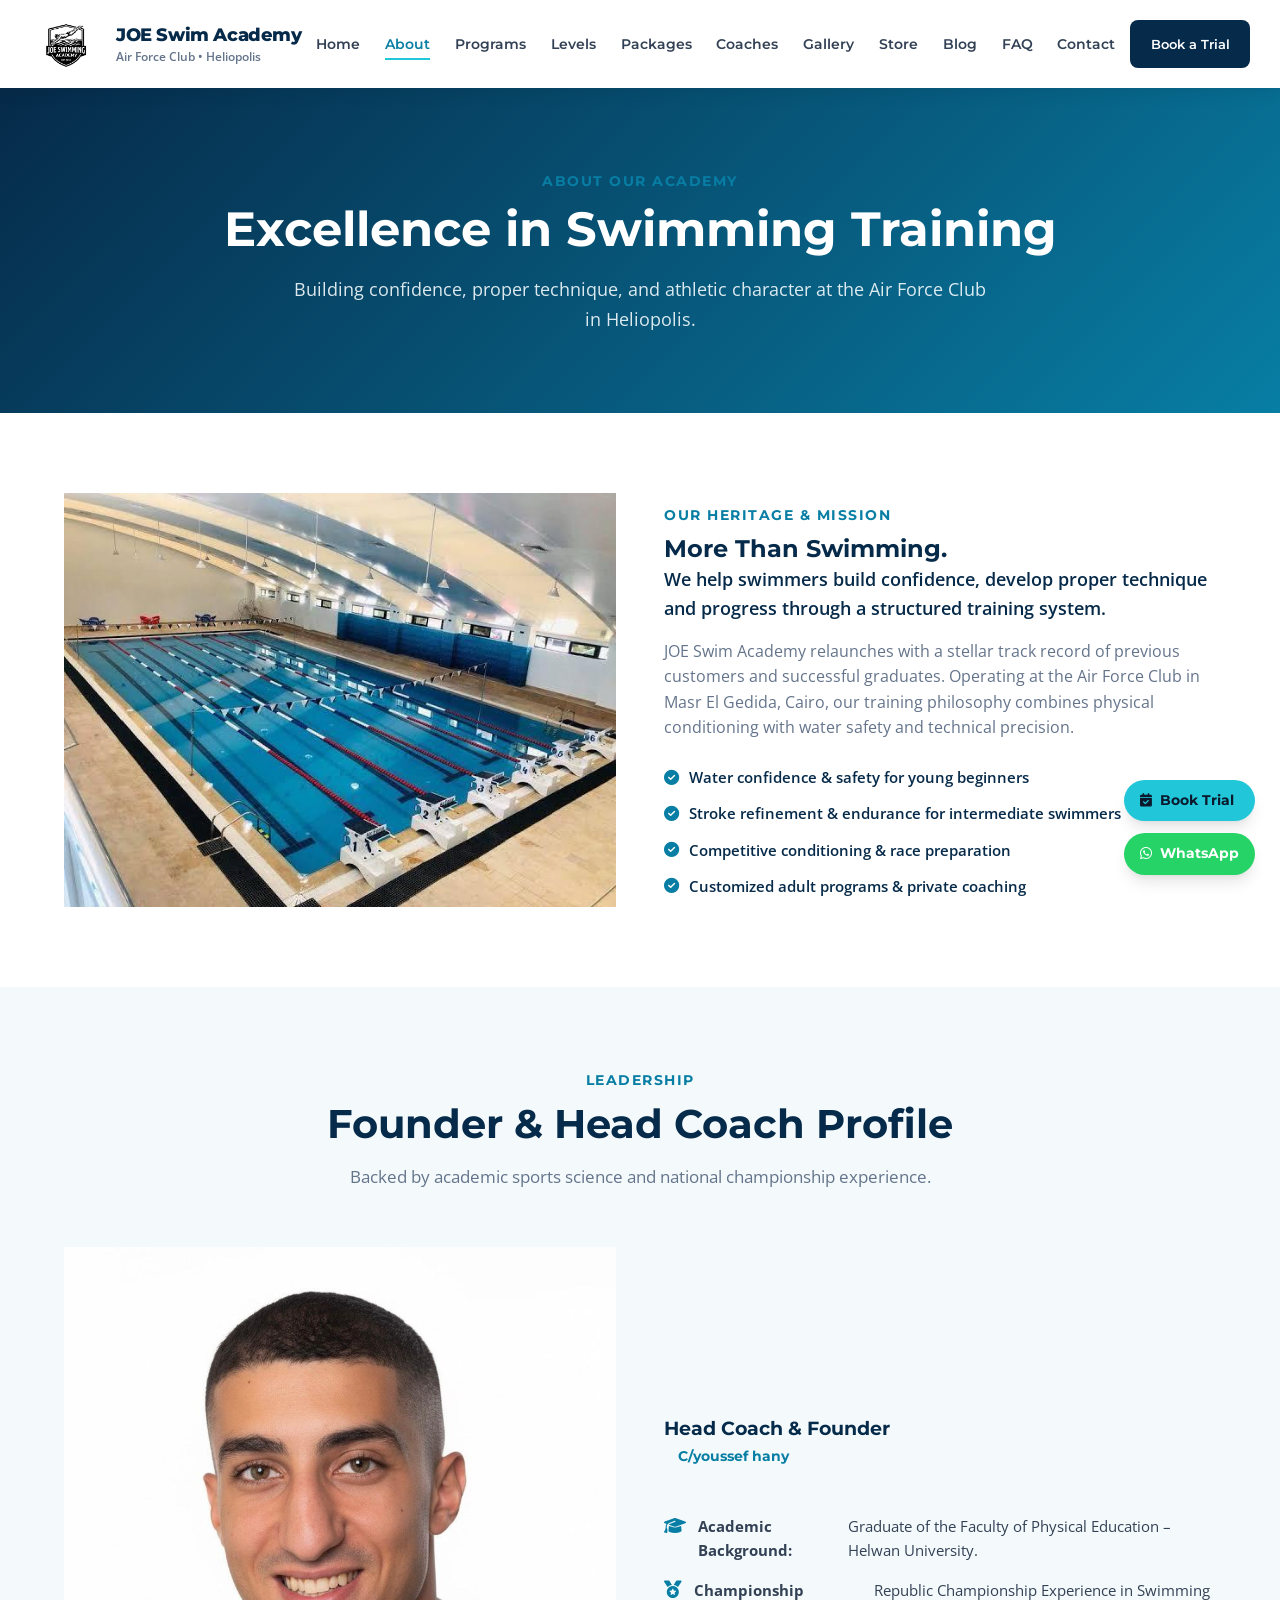
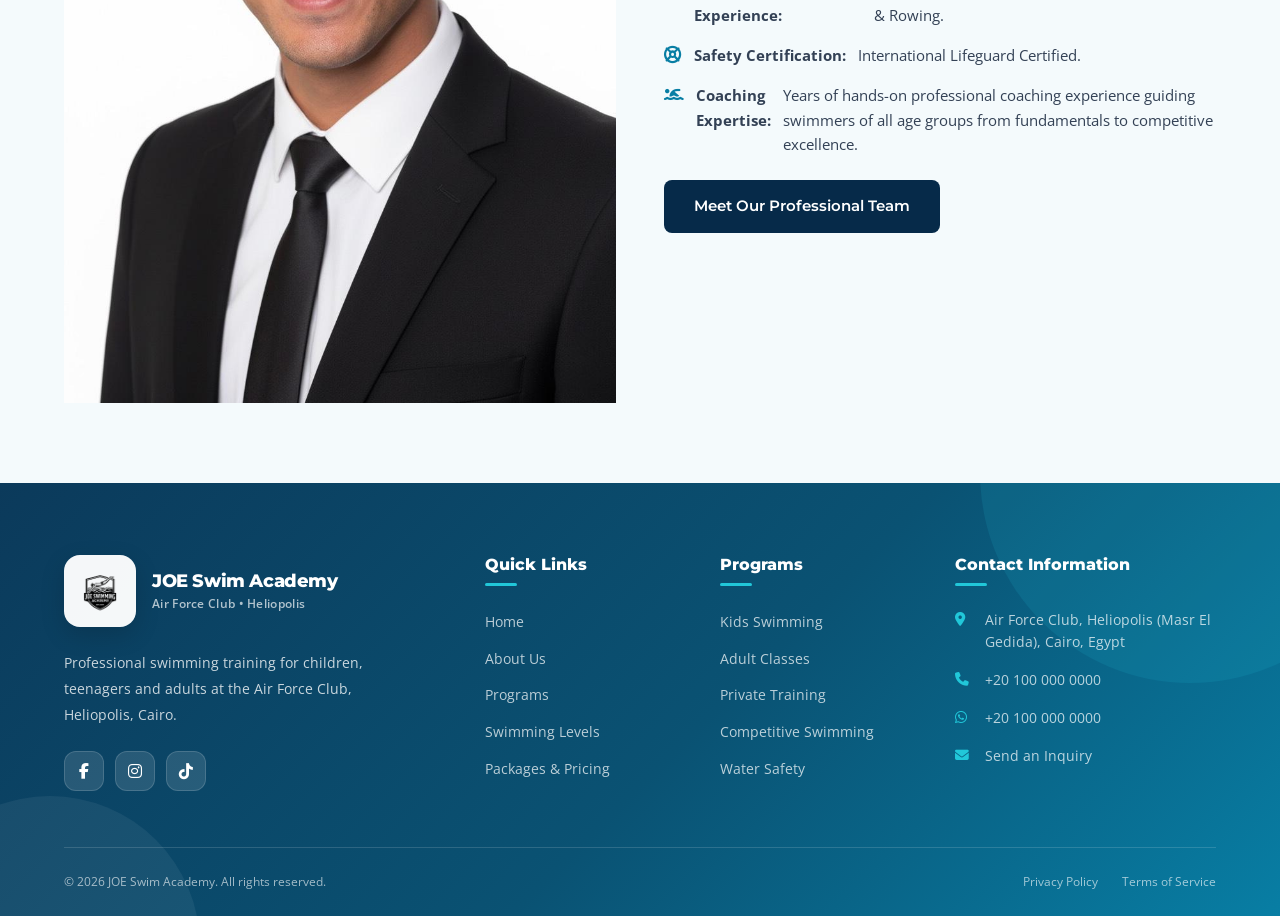
<file: about.html>
<!DOCTYPE html>
<html lang="en">
<head>
    <meta charset="UTF-8">
    <meta name="viewport" content="width=device-width, initial-scale=1.0">
    <title>About Us | JOE Swim Academy Heliopolis Cairo</title>
    <meta name="description" content="Discover Elite Swim Academy in Heliopolis, Cairo. Founded by professional sports graduates with Republic championship and international lifeguard certification.">
    <link rel="canonical" href="about.html">
    <link rel="preconnect" href="https://fonts.googleapis.com">
    <link rel="preconnect" href="https://fonts.gstatic.com" crossorigin>
    <link href="https://fonts.googleapis.com/css2?family=Montserrat:wght@400;500;600;700;800;900&family=Open+Sans:wght@400;500;600;700&display=swap" rel="stylesheet">
    <link rel="stylesheet" href="https://cdnjs.cloudflare.com/ajax/libs/font-awesome/6.4.0/css/all.min.css">
    <link rel="stylesheet" href="style.css">
    <link rel="stylesheet" href="responsive.css">
    <link rel="stylesheet" href="pages.css">
</head>
<body class="home-page">
    <header class="site-header" id="siteHeader">
        <div class="container nav-container">
            <a href="index.html" class="logo-link">
               <div class="logo-image">
    <img src="imges/00000.png" alt="JOE Swim Academy Logo">
</div>
                <div class="logo-text">
                    <span class="academy-name">JOE Swim Academy</span>
                    <span class="academy-location">Air Force Club • Heliopolis</span>
                </div>
            </a>
            <nav class="main-nav" id="mainNav">
                <ul class="nav-links">
                    <li><a href="index.html">Home</a></li>
                    <li><a href="about.html"class="active" >About</a></li>
                    <li><a href="programs.html">Programs</a></li>
                    <li><a href="levels.html">Levels</a></li>
                    <li><a href="packages.html">Packages</a></li>
                    <li><a href="coaches.html">Coaches</a></li>
                    <li><a href="gallery.html">Gallery</a></li>
                     <li><a href="store.html">Store</a></li>
                  <li><a href="blog.html">Blog</a></li>
                    <li><a href="faq.html">FAQ</a></li>
                    <li><a href="contact.html">Contact</a></li>
                </ul>
                <div class="nav-cta-mobile">
                    <a href="contact.html#booking-form" class="btn btn-primary btn-book">Book a Trial</a>
                </div>
            </nav>
            <div class="header-actions">
                <a href="contact.html#booking-form" class="btn btn-primary btn-book desktop-only">Book a Trial</a>
                <button class="hamburger" id="hamburgerBtn" aria-label="Toggle navigation menu">
                    <span></span>
                    <span></span>
                    <span></span>
                </button>
            </div>
        </div>
    </header>

    <!-- Mobile Nav Overlay -->
    <div class="nav-overlay" id="navOverlay"></div>

    <!-- Sticky Floating Action Buttons -->
    <div class="floating-cta">
        <a href="contact.html#booking-form" class="float-btn float-trial" title="Book a Trial Session">
            <i class="fa-solid fa-calendar-check"></i><span>Book Trial</span>
        </a>
        <a href="#" id="whatsappFloat" class="float-btn float-whatsapp" target="_blank" rel="noopener" title="Chat on WhatsApp">
            <i class="fa-brands fa-whatsapp"></i><span>WhatsApp</span>
        </a>
    </div>


    <main>
        <section class="page-banner">
            <div class="container">
                <div class="banner-content text-center">
                    <span class="section-tag text-accent">About Our Academy</span>
                    <h1 class="banner-title">Excellence in Swimming Training</h1>
                    <p class="banner-subtitle">Building confidence, proper technique, and athletic character at the Air Force Club in Heliopolis.</p>
                </div>
            </div>
        </section>

        <section class="section">
            <div class="container grid-2 align-center">
                <div class="about-img-box">
                    <img src="imges/boll.jpeg" alt=" JOE Swim Academy Pool" class="rounded-lg shadow-lg w-full" loading="lazy">
                </div>
                <div>
                    <span class="section-tag">Our Heritage & Mission</span>
                    <h2>More Than Swimming.</h2>
                    <p class="lead-text">We help swimmers build confidence, develop proper technique and progress through a structured training system.</p>
                    <p class="body-text">JOE Swim Academy relaunches with a stellar track record of previous customers and successful graduates. Operating at the Air Force Club in Masr El Gedida, Cairo, our training philosophy combines physical conditioning with water safety and technical precision.</p>
                    <div class="mission-checklist mt-4">
                        <div class="check-item"><i class="fa-solid fa-circle-check"></i> Water confidence & safety for young beginners</div>
                        <div class="check-item"><i class="fa-solid fa-circle-check"></i> Stroke refinement & endurance for intermediate swimmers</div>
                        <div class="check-item"><i class="fa-solid fa-circle-check"></i> Competitive conditioning & race preparation</div>
                        <div class="check-item"><i class="fa-solid fa-circle-check"></i> Customized adult programs & private coaching</div>
                    </div>
                </div>
            </div>
        </section>

        <section class="section bg-light">
            <div class="container">
                <div class="section-header text-center">
                    <span class="section-tag">Leadership</span>
                    <h2 class="section-title">Founder & Head Coach Profile</h2>
                    <p class="section-desc">Backed by academic sports science and national championship experience.</p>
                </div>
                <div class="founder-card-detailed grid-2 align-center">
                    <div class="f-detail-img">
                        <img src="imges/joe.jpeg" alt="Head Coach Profile" class="rounded-lg shadow" loading="lazy">
                    </div>
                    <div class="f-detail-info">
                        <h3>Head Coach & Founder</h3>
                        <p class="coach-title-badge">C/youssef hany</p>
                        <ul class="credentials-detailed">
                            <li><i class="fa-solid fa-graduation-cap"></i> <strong>Academic Background:</strong> Graduate of the Faculty of Physical Education – Helwan University.</li>
                            <li><i class="fa-solid fa-medal"></i> <strong>Championship Experience:</strong> Republic Championship Experience in Swimming & Rowing.</li>
                            <li><i class="fa-solid fa-life-ring"></i> <strong>Safety Certification:</strong> International Lifeguard Certified.</li>
                            <li><i class="fa-solid fa-person-swimming"></i> <strong>Coaching Expertise:</strong> Years of hands-on professional coaching experience guiding swimmers of all age groups from fundamentals to competitive excellence.</li>
                        </ul>
                        <div class="mt-4">
                            <a href="coaches.html" class="btn btn-primary">Meet Our Professional Team</a>
                        </div>
                    </div>
                </div>
            </div>
        </section>
    </main>

<footer class="site-footer">

    <div class="container">

        <div class="footer-grid">

            <!-- Brand -->
            <div class="footer-col footer-brand">

                <div class="footer-logo">

                    <!-- Replace this image with your logo -->
                    <a href="index.html" class="footer-logo-image">
                        <img src="imges/00000.png" alt="JOE Swim Academy Logo">
                    </a>

                    <div class="footer-brand-text">
                        <span class="academy-name">JOE Swim Academy</span>
                        <span class="footer-location">
                            Air Force Club • Heliopolis
                        </span>
                    </div>

                </div>

                <p class="footer-desc">
                    Professional swimming training for children, teenagers
                    and adults at the Air Force Club, Heliopolis, Cairo.
                </p>

                <div class="social-links" id="footerSocialLinks">
                    <!-- Populated by JS -->
                </div>

            </div>


            <!-- Quick Links -->
            <div class="footer-col">

                <h3>Quick Links</h3>

                <ul class="footer-links">

                    <li><a href="index.html">Home</a></li>
                    <li><a href="about.html">About Us</a></li>
                    <li><a href="programs.html">Programs</a></li>
                    <li><a href="levels.html">Swimming Levels</a></li>
                    <li><a href="packages.html">Packages & Pricing</a></li>

                </ul>

            </div>


            <!-- Programs -->
            <div class="footer-col">

                <h3>Programs</h3>

                <ul class="footer-links">

                    <li><a href="kids.html">Kids Swimming</a></li>
                    <li><a href="adults.html">Adult Classes</a></li>
                    <li><a href="private-training.html">Private Training</a></li>
                    <li><a href="competitive.html">Competitive Swimming</a></li>
                    <li><a href="programs.html">Water Safety</a></li>

                </ul>

            </div>


            <!-- Contact -->
            <div class="footer-col">

                <h3>Contact Information</h3>

                <ul class="footer-contact-list">

                    <li>
                        <i class="fa-solid fa-location-dot"></i>
                        <span id="footerLocationText">
                            Air Force Club, Heliopolis, Cairo, Egypt
                        </span>
                    </li>

                    <li>
                        <i class="fa-solid fa-phone"></i>
                        <a href="#" id="footerPhoneLink">
                            Loading phone...
                        </a>
                    </li>

                    <li>
                        <i class="fa-brands fa-whatsapp"></i>
                        <a href="#"
                           id="footerWhatsappLink"
                           target="_blank"
                           rel="noopener">
                            Chat on WhatsApp
                        </a>
                    </li>

                    <li>
                        <i class="fa-solid fa-envelope"></i>
                        <a href="contact.html">
                            Send an Inquiry
                        </a>
                    </li>

                </ul>

            </div>

        </div>


        <!-- Bottom -->
        <div class="footer-bottom">

            <p>
                &copy;
                <span id="currentYear">2026</span>
                JOE Swim Academy.
                All rights reserved.
            </p>

            <div class="footer-legal">

                <a href="contact.html">Privacy Policy</a>

                <a href="faq.html">Terms of Service</a>

            </div>

        </div>

    </div>

</footer>
    <script src="data.js"></script>
    <script src="main.js"></script>
</body>
</html>
</file>
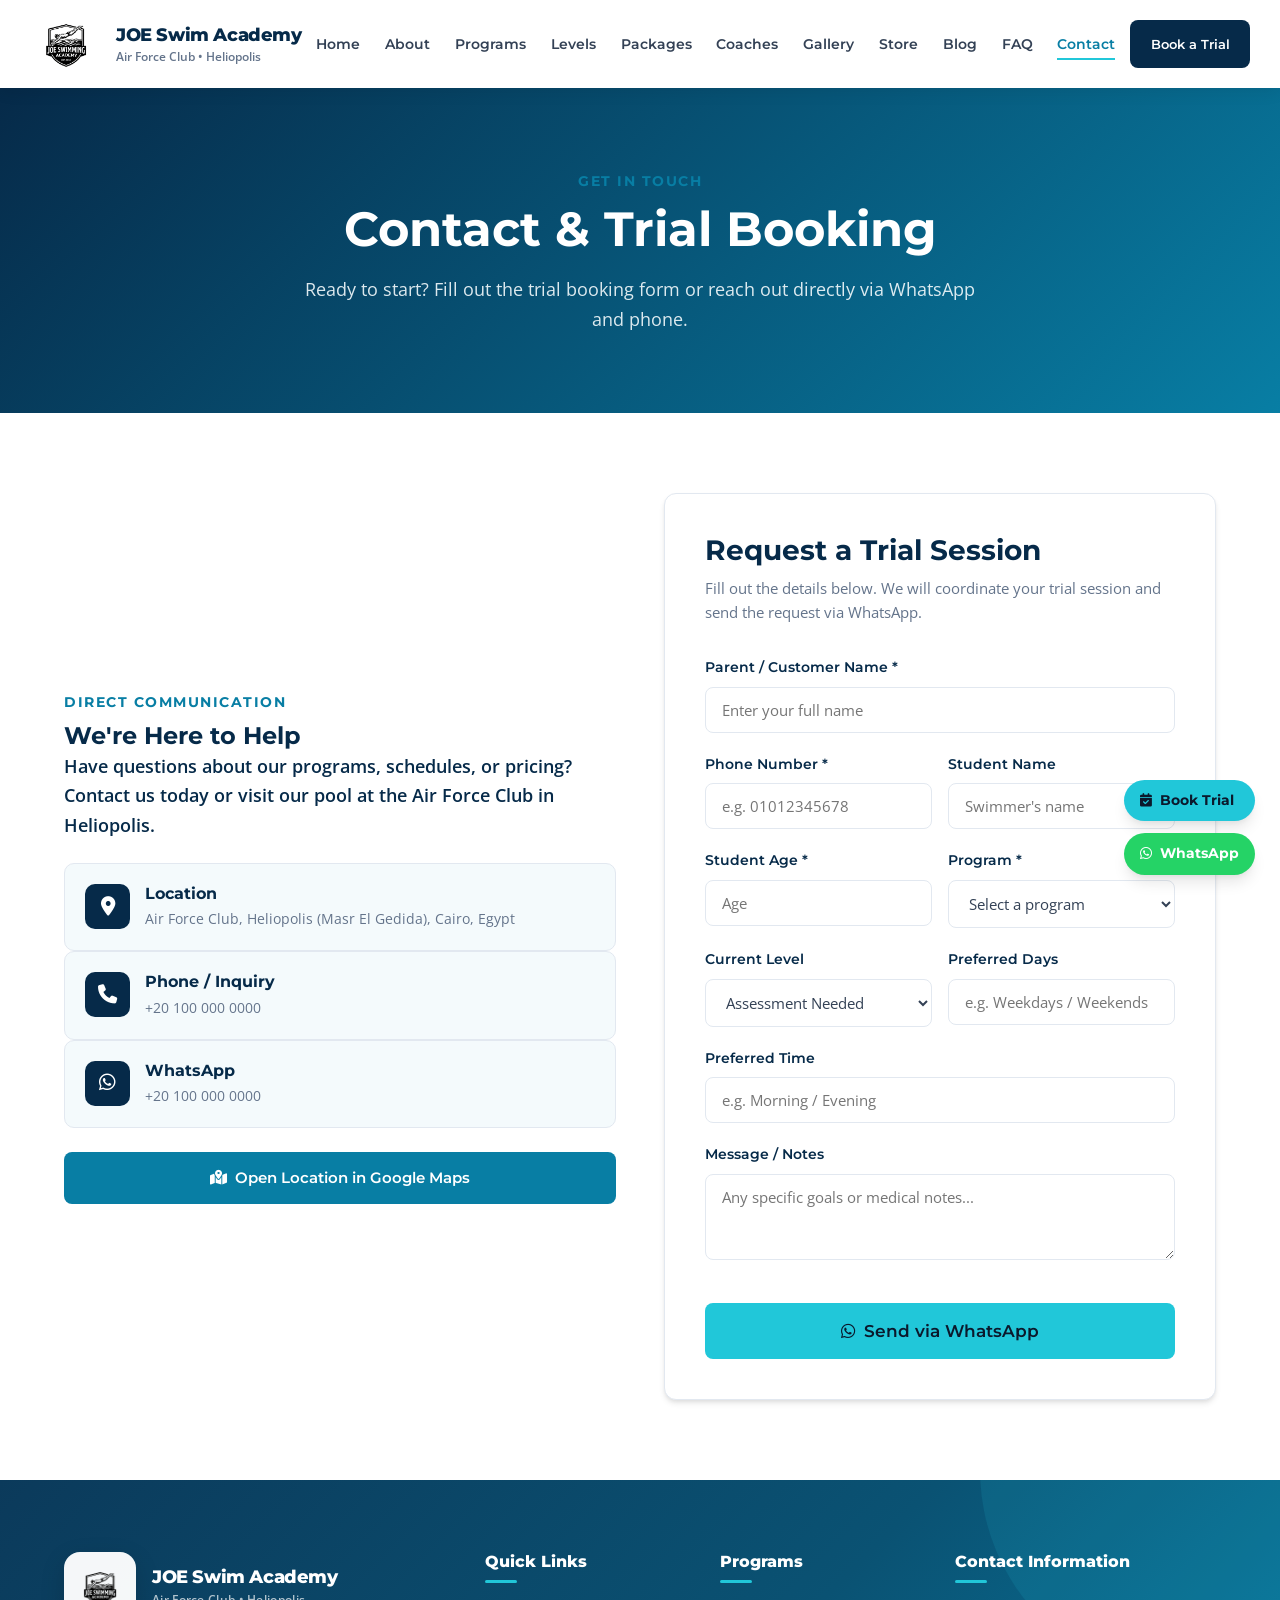
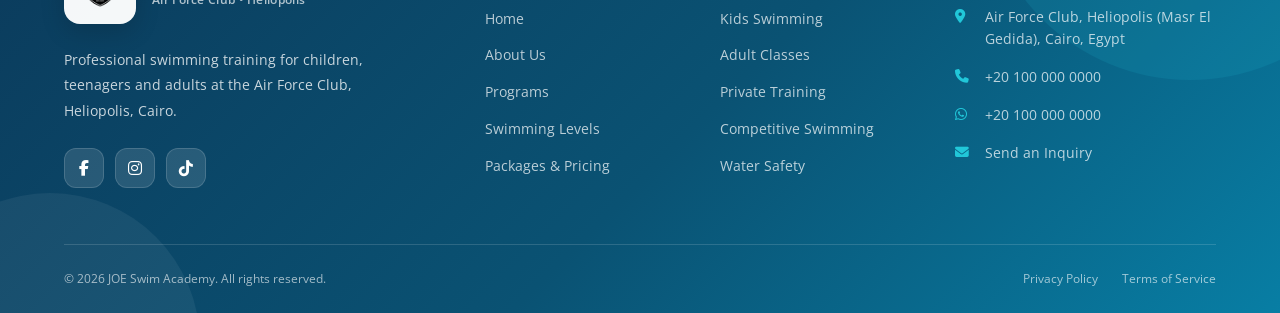
<file: contact.html>
<!DOCTYPE html>
<html lang="en">
<head>
    <meta charset="UTF-8">
    <meta name="viewport" content="width=device-width, initial-scale=1.0">
    <title>Contact Us & Book Trial | JOE Swim Academy Heliopolis</title>
    <meta name="description" content="Contact Elite Swim Academy in Heliopolis, Cairo at Air Force Club. Book trial sessions or request information via WhatsApp and our booking form.">
    <link rel="canonical" href="contact.html">
    <link rel="preconnect" href="https://fonts.googleapis.com">
    <link rel="preconnect" href="https://fonts.gstatic.com" crossorigin>
    <link href="https://fonts.googleapis.com/css2?family=Montserrat:wght@400;500;600;700;800;900&family=Open+Sans:wght@400;500;600;700&display=swap" rel="stylesheet">
    <link rel="stylesheet" href="https://cdnjs.cloudflare.com/ajax/libs/font-awesome/6.4.0/css/all.min.css">
    <link rel="stylesheet" href="style.css">
    <link rel="stylesheet" href="responsive.css">
    <link rel="stylesheet" href="pages.css">
</head>


<body class="home-page">
    <header class="site-header" id="siteHeader">
        <div class="container nav-container">
            <a href="index.html" class="logo-link">
               <div class="logo-image">
    <img src="imges/00000.png" alt="Elite Swim Academy Logo">
</div>
                <div class="logo-text">
                    <span class="academy-name">JOE Swim Academy</span>
                    <span class="academy-location">Air Force Club • Heliopolis</span>
                </div>
            </a>
            <nav class="main-nav" id="mainNav">
                <ul class="nav-links">
                    <li><a href="index.html">Home</a></li>
                    <li><a href="about.html">About</a></li>
                    <li><a href="programs.html">Programs</a></li>
                    <li><a href="levels.html">Levels</a></li>
                    <li><a href="packages.html">Packages</a></li>
                    <li><a href="coaches.html">Coaches</a></li>
                    <li><a href="gallery.html">Gallery</a></li>
                     <li><a href="store.html">Store</a></li>
                  <li><a href="blog.html">Blog</a></li>
                    <li><a href="faq.html">FAQ</a></li>
                    <li><a href="contact.html" class="active">Contact</a></li>
                </ul>
                <div class="nav-cta-mobile">
                    <a href="contact.html#booking-form" class="btn btn-primary btn-book">Book a Trial</a>
                </div>
            </nav>
            <div class="header-actions">
                <a href="contact.html#booking-form" class="btn btn-primary btn-book desktop-only">Book a Trial</a>
                <button class="hamburger" id="hamburgerBtn" aria-label="Toggle navigation menu">
                    <span></span>
                    <span></span>
                    <span></span>
                </button>
            </div>
        </div>
    </header>

    <!-- Mobile Nav Overlay -->
    <div class="nav-overlay" id="navOverlay"></div>

    <!-- Sticky Floating Action Buttons -->
    <div class="floating-cta">
        <a href="contact.html#booking-form" class="float-btn float-trial" title="Book a Trial Session">
            <i class="fa-solid fa-calendar-check"></i><span>Book Trial</span>
        </a>
        <a href="#" id="whatsappFloat" class="float-btn float-whatsapp" target="_blank" rel="noopener" title="Chat on WhatsApp">
            <i class="fa-brands fa-whatsapp"></i><span>WhatsApp</span>
        </a>
    </div>


    <main>
        <section class="page-banner">
            <div class="container">
                <div class="banner-content text-center">
                    <span class="section-tag text-accent">Get in Touch</span>
                    <h1 class="banner-title">Contact & Trial Booking</h1>
                    <p class="banner-subtitle">Ready to start? Fill out the trial booking form or reach out directly via WhatsApp and phone.</p>
                </div>
            </div>
        </section>

        <section class="section" id="booking-form">
            <div class="container grid-2">
                <div class="contact-info-col">
                    <span class="section-tag">Direct Communication</span>
                    <h2>We're Here to Help</h2>
                    <p class="lead-text">Have questions about our programs, schedules, or pricing? Contact us today or visit our pool at the Air Force Club in Heliopolis.</p>
                    
                    <div class="contact-methods-list mt-4">
                        <div class="c-method-item">
                            <div class="cm-icon"><i class="fa-solid fa-location-dot"></i></div>
                            <div>
                                <h3>Location</h3>
                                <p id="contactLocationText">Air Force Club, Heliopolis (Masr El Gedida), Cairo, Egypt</p>
                            </div>
                        </div>
                        <div class="c-method-item">
                            <div class="cm-icon"><i class="fa-solid fa-phone"></i></div>
                            <div>
                                <h3>Phone / Inquiry</h3>
                                <p><a href="#" id="contactPhoneLink">Loading phone...</a></p>
                            </div>
                        </div>
                        <div class="c-method-item">
                            <div class="cm-icon"><i class="fa-brands fa-whatsapp"></i></div>
                            <div>
                                <h3>WhatsApp</h3>
                                <p><a href="#" id="contactWhatsappLink" target="_blank" rel="noopener">Chat with our team instantly</a></p>
                            </div>
                        </div>
                    </div>

                    <div class="location-map-box mt-4">
                        <a href="#" id="contactMapsBtn" class="btn btn-secondary w-full text-center" target="_blank" rel="noopener"><i class="fa-solid fa-map-location-dot"></i> Open Location in Google Maps</a>
                    </div>
                </div>

                <div class="booking-form-col">
                    <div class="form-card">
                        <h2>Request a Trial Session</h2>
                        <p class="form-desc">Fill out the details below. We will coordinate your trial session and send the request via WhatsApp.</p>
                        
                        <form id="trialForm" novalidate>
                            <div class="form-group">
                                <label for="parentName">Parent / Customer Name *</label>
                                <input type="text" id="parentName" name="parentName" required placeholder="Enter your full name">
                                <span class="error-msg" id="parentNameError">Please enter your name.</span>
                            </div>
                            
                            <div class="form-row">
                                <div class="form-group">
                                    <label for="phoneNumber">Phone Number *</label>
                                    <input type="tel" id="phoneNumber" name="phoneNumber" required placeholder="e.g. 01012345678">
                                    <span class="error-msg" id="phoneError">Please enter a valid phone number.</span>
                                </div>
                                <div class="form-group">
                                    <label for="studentName">Student Name</label>
                                    <input type="text" id="studentName" name="studentName" placeholder="Swimmer's name">
                                </div>
                            </div>

                            <div class="form-row">
                                <div class="form-group">
                                    <label for="studentAge">Student Age *</label>
                                    <input type="number" id="studentAge" name="studentAge" required min="3" max="80" placeholder="Age">
                                    <span class="error-msg" id="ageError">Please enter student age.</span>
                                </div>
                                <div class="form-group">
                                    <label for="programSelect">Program *</label>
                                    <select id="programSelect" name="programSelect" required>
                                        <option value="">Select a program</option>
                                        <option value="Kids Swimming">Kids Swimming</option>
                                        <option value="Beginners">Beginners</option>
                                        <option value="Intermediate">Intermediate</option>
                                        <option value="Advanced">Advanced</option>
                                        <option value="Adults">Adults</option>
                                        <option value="Private Training">Private Training</option>
                                        <option value="Competitive Swimming">Competitive Swimming</option>
                                        <option value="Water Safety">Water Safety</option>
                                    </select>
                                    <span class="error-msg" id="programError">Please select a program.</span>
                                </div>
                            </div>

                            <div class="form-row">
                                <div class="form-group">
                                    <label for="currentLevel">Current Level</label>
                                    <select id="currentLevel" name="currentLevel">
                                        <option value="Not Sure / Assessment Needed">Assessment Needed</option>
                                        <option value="Level 1: Water Confidence">Level 1: Water Confidence</option>
                                        <option value="Level 2: Beginner">Level 2: Beginner</option>
                                        <option value="Level 3: Intermediate">Level 3: Intermediate</option>
                                        <option value="Level 4: Advanced">Level 4: Advanced</option>
                                        <option value="Level 5: Competitive">Level 5: Competitive</option>
                                    </select>
                                </div>
                                <div class="form-group">
                                    <label for="preferredDays">Preferred Days</label>
                                    <input type="text" id="preferredDays" name="preferredDays" placeholder="e.g. Weekdays / Weekends">
                                </div>
                            </div>

                            <div class="form-group">
                                <label for="preferredTime">Preferred Time</label>
                                <input type="text" id="preferredTime" name="preferredTime" placeholder="e.g. Morning / Evening">
                            </div>

                            <div class="form-group">
                                <label for="messageText">Message / Notes</label>
                                <textarea id="messageText" name="messageText" rows="3" placeholder="Any specific goals or medical notes..."></textarea>
                            </div>

                            <div class="form-success-alert" id="formSuccessAlert" style="display:none;">
                                <i class="fa-solid fa-circle-check"></i> Thank you! Your request has been received. We will contact you shortly. Opening WhatsApp to complete submission...
                            </div>

                            <button type="submit" class="btn btn-accent btn-lg w-full mt-3"><i class="fa-brands fa-whatsapp"></i> Send via WhatsApp</button>
                        </form>
                    </div>
                </div>
            </div>
        </section>
    </main>

    <footer class="site-footer">

    <div class="container">

        <div class="footer-grid">

            <!-- Brand -->
            <div class="footer-col footer-brand">

                <div class="footer-logo">

                    <!-- Replace this image with your logo -->
                    <a href="index.html" class="footer-logo-image">
                        <img src="imges/00000.png" alt="JOE Swim Academy Logo">
                    </a>

                    <div class="footer-brand-text">
                        <span class="academy-name">JOE Swim Academy</span>
                        <span class="footer-location">
                            Air Force Club • Heliopolis
                        </span>
                    </div>

                </div>

                <p class="footer-desc">
                    Professional swimming training for children, teenagers
                    and adults at the Air Force Club, Heliopolis, Cairo.
                </p>

                <div class="social-links" id="footerSocialLinks">
                    <!-- Populated by JS -->
                </div>

            </div>


            <!-- Quick Links -->
            <div class="footer-col">

                <h3>Quick Links</h3>

                <ul class="footer-links">

                    <li><a href="index.html">Home</a></li>
                    <li><a href="about.html">About Us</a></li>
                    <li><a href="programs.html">Programs</a></li>
                    <li><a href="levels.html">Swimming Levels</a></li>
                    <li><a href="packages.html">Packages & Pricing</a></li>

                </ul>

            </div>


            <!-- Programs -->
            <div class="footer-col">

                <h3>Programs</h3>

                <ul class="footer-links">

                    <li><a href="kids.html">Kids Swimming</a></li>
                    <li><a href="adults.html">Adult Classes</a></li>
                    <li><a href="private-training.html">Private Training</a></li>
                    <li><a href="competitive.html">Competitive Swimming</a></li>
                    <li><a href="programs.html">Water Safety</a></li>

                </ul>

            </div>


            <!-- Contact -->
            <div class="footer-col">

                <h3>Contact Information</h3>

                <ul class="footer-contact-list">

                    <li>
                        <i class="fa-solid fa-location-dot"></i>
                        <span id="footerLocationText">
                            Air Force Club, Heliopolis, Cairo, Egypt
                        </span>
                    </li>

                    <li>
                        <i class="fa-solid fa-phone"></i>
                        <a href="#" id="footerPhoneLink">
                            Loading phone...
                        </a>
                    </li>

                    <li>
                        <i class="fa-brands fa-whatsapp"></i>
                        <a href="#"
                           id="footerWhatsappLink"
                           target="_blank"
                           rel="noopener">
                            Chat on WhatsApp
                        </a>
                    </li>

                    <li>
                        <i class="fa-solid fa-envelope"></i>
                        <a href="contact.html">
                            Send an Inquiry
                        </a>
                    </li>

                </ul>

            </div>

        </div>


        <!-- Bottom -->
        <div class="footer-bottom">

            <p>
                &copy;
                <span id="currentYear">2026</span>
                JOE Swim Academy.
                All rights reserved.
            </p>

            <div class="footer-legal">

                <a href="contact.html">Privacy Policy</a>

                <a href="faq.html">Terms of Service</a>

            </div>

        </div>

    </div>

</footer>
    <script src="data.js"></script>
    <script src="contact.js"></script>
    <script src="main.js"></script>
</body>
</html>
</file>
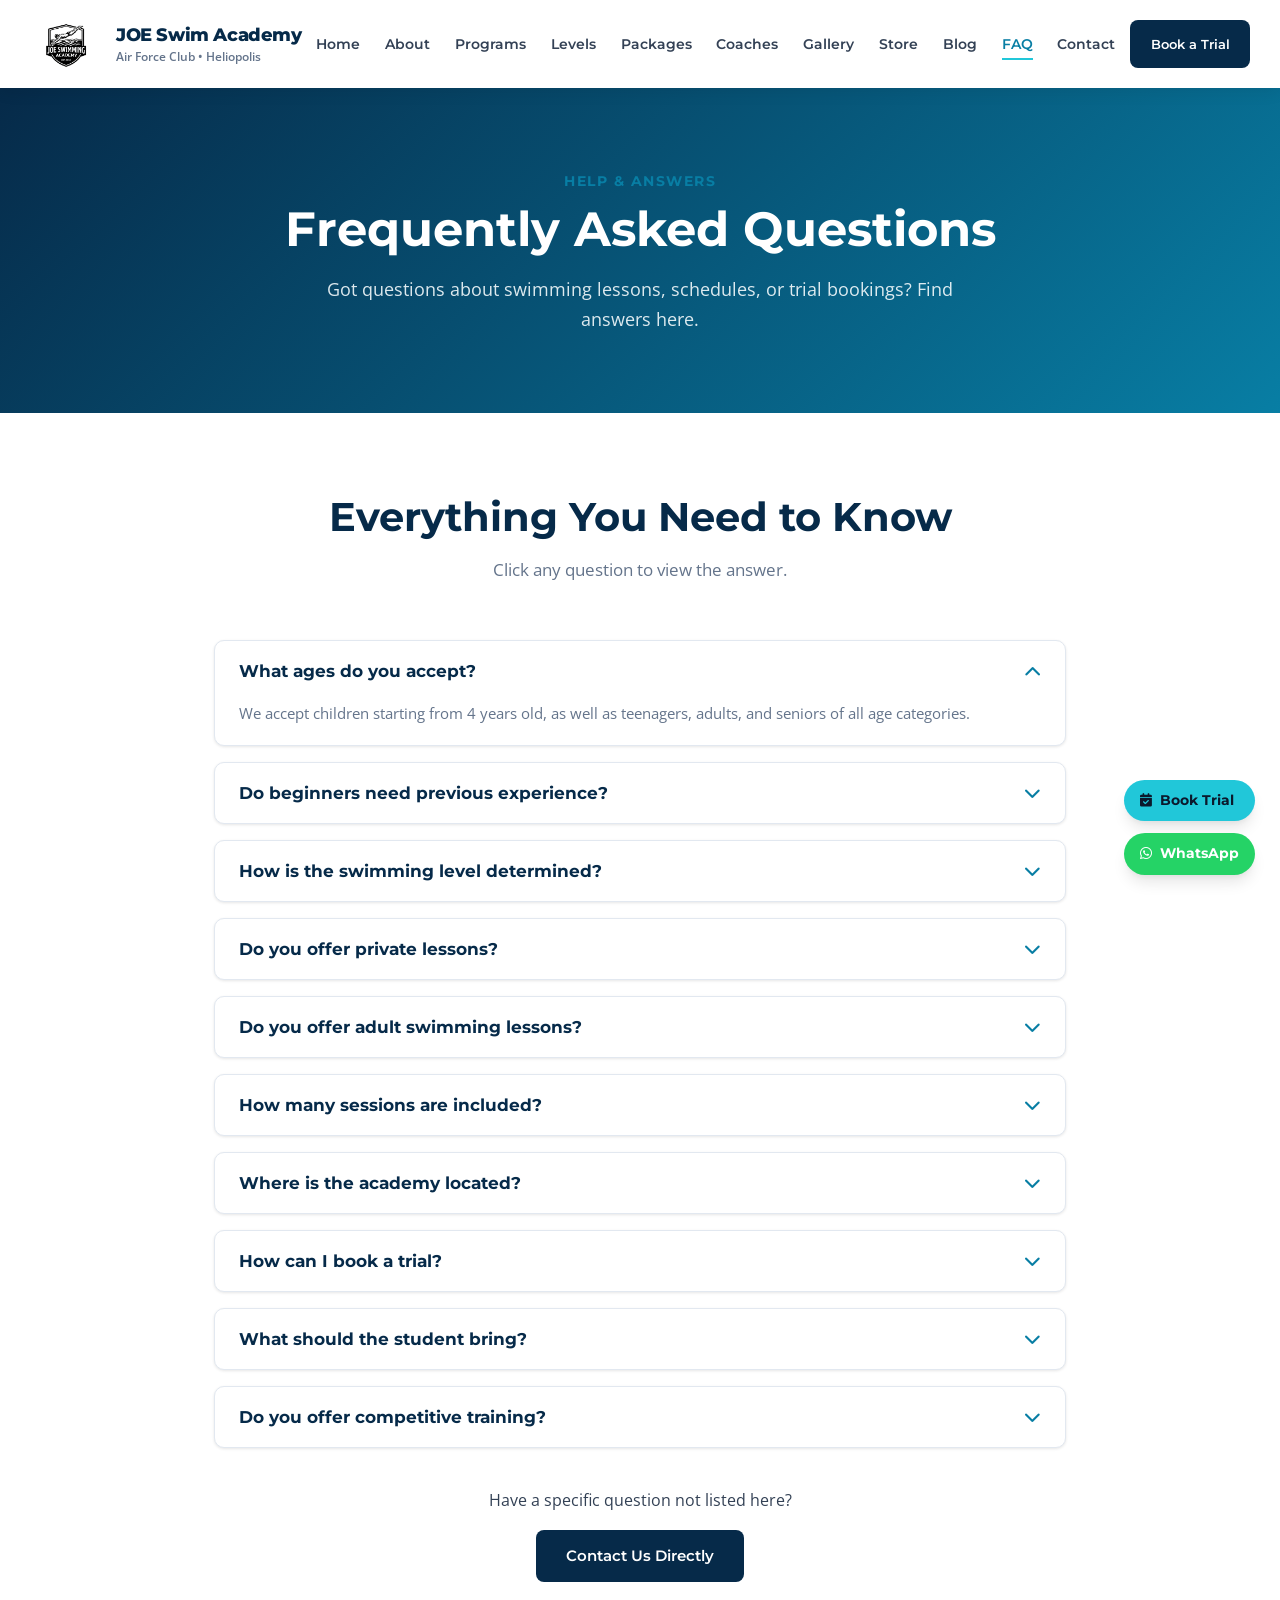
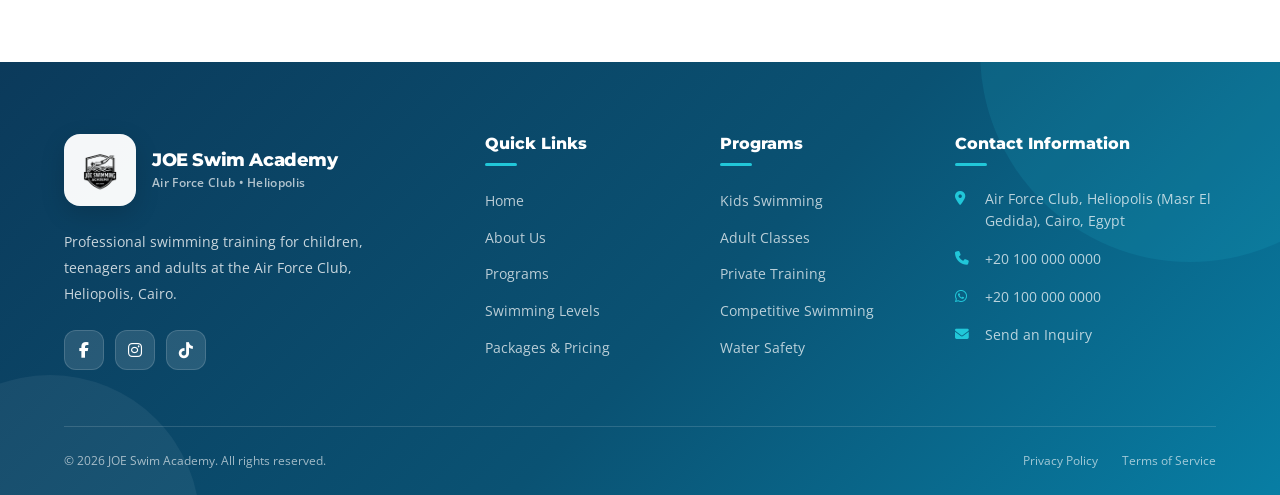
<file: faq.html>
<!DOCTYPE html>
<html lang="en">
<head>
    <meta charset="UTF-8">
    <meta name="viewport" content="width=device-width, initial-scale=1.0">
    <title>Frequently Asked Questions | Elite Swim Academy Heliopolis</title>
    <meta name="description" content="Find answers to common questions about swimming classes, ages, levels, pricing, trial sessions, and location at Elite Swim Academy in Heliopolis, Cairo.">
    <link rel="canonical" href="faq.html">
    <link rel="preconnect" href="https://fonts.googleapis.com">
    <link rel="preconnect" href="https://fonts.gstatic.com" crossorigin>
    <link href="https://fonts.googleapis.com/css2?family=Montserrat:wght@400;500;600;700;800;900&family=Open+Sans:wght@400;500;600;700&display=swap" rel="stylesheet">
    <link rel="stylesheet" href="https://cdnjs.cloudflare.com/ajax/libs/font-awesome/6.4.0/css/all.min.css">
    <link rel="stylesheet" href="style.css">
    <link rel="stylesheet" href="responsive.css">
    <link rel="stylesheet" href="pages.css">
</head>

<body class="home-page">
    <header class="site-header" id="siteHeader">
        <div class="container nav-container">
            <a href="index.html" class="logo-link">
               <div class="logo-image">
    <img src="imges/00000.png" alt="Elite Swim Academy Logo">
</div>
                <div class="logo-text">
                    <span class="academy-name">JOE Swim Academy</span>
                    <span class="academy-location">Air Force Club • Heliopolis</span>
                </div>
            </a>
            <nav class="main-nav" id="mainNav">
                <ul class="nav-links">
                    <li><a href="index.html">Home</a></li>
                    <li><a href="about.html">About</a></li>
                    <li><a href="programs.html">Programs</a></li>
                    <li><a href="levels.html">Levels</a></li>
                    <li><a href="packages.html">Packages</a></li>
                    <li><a href="coaches.html">Coaches</a></li>
                    <li><a href="gallery.html">Gallery</a></li>
                     <li><a href="store.html">Store</a></li>
                  <li><a href="blog.html">Blog</a></li>
                    <li><a href="faq.html" class="active">FAQ</a></li>
                    <li><a href="contact.html">Contact</a></li>
                </ul>
                <div class="nav-cta-mobile">
                    <a href="contact.html#booking-form" class="btn btn-primary btn-book">Book a Trial</a>
                </div>
            </nav>
            <div class="header-actions">
                <a href="contact.html#booking-form" class="btn btn-primary btn-book desktop-only">Book a Trial</a>
                <button class="hamburger" id="hamburgerBtn" aria-label="Toggle navigation menu">
                    <span></span>
                    <span></span>
                    <span></span>
                </button>
            </div>
        </div>
    </header>

    <!-- Mobile Nav Overlay -->
    <div class="nav-overlay" id="navOverlay"></div>

    <!-- Sticky Floating Action Buttons -->
    <div class="floating-cta">
        <a href="contact.html#booking-form" class="float-btn float-trial" title="Book a Trial Session">
            <i class="fa-solid fa-calendar-check"></i><span>Book Trial</span>
        </a>
        <a href="#" id="whatsappFloat" class="float-btn float-whatsapp" target="_blank" rel="noopener" title="Chat on WhatsApp">
            <i class="fa-brands fa-whatsapp"></i><span>WhatsApp</span>
        </a>
    </div>

    <main>
        <section class="page-banner">
            <div class="container">
                <div class="banner-content text-center">
                    <span class="section-tag text-accent">Help & Answers</span>
                    <h1 class="banner-title">Frequently Asked Questions</h1>
                    <p class="banner-subtitle">Got questions about swimming lessons, schedules, or trial bookings? Find answers here.</p>
                </div>
            </div>
        </section>

        <section class="section">
            <div class="container" style="max-width: 900px;">
                <div class="section-header text-center">
                    <h2 class="section-title">Everything You Need to Know</h2>
                    <p class="section-desc">Click any question to view the answer.</p>
                </div>
                <div class="faq-accordion full-view" id="allFaqAccordion">
                    <!-- Populated by JS -->
                </div>
                <div class="text-center mt-5">
                    <p class="mb-3">Have a specific question not listed here?</p>
                    <a href="contact.html" class="btn btn-primary">Contact Us Directly</a>
                </div>
            </div>
        </section>
    </main>

   <footer class="site-footer">

    <div class="container">

        <div class="footer-grid">

            <!-- Brand -->
            <div class="footer-col footer-brand">

                <div class="footer-logo">

                    <!-- Replace this image with your logo -->
                    <a href="index.html" class="footer-logo-image">
                        <img src="imges/00000.png" alt="JOE Swim Academy Logo">
                    </a>

                    <div class="footer-brand-text">
                        <span class="academy-name">JOE Swim Academy</span>
                        <span class="footer-location">
                            Air Force Club • Heliopolis
                        </span>
                    </div>

                </div>

                <p class="footer-desc">
                    Professional swimming training for children, teenagers
                    and adults at the Air Force Club, Heliopolis, Cairo.
                </p>

                <div class="social-links" id="footerSocialLinks">
                    <!-- Populated by JS -->
                </div>

            </div>


            <!-- Quick Links -->
            <div class="footer-col">

                <h3>Quick Links</h3>

                <ul class="footer-links">

                    <li><a href="index.html">Home</a></li>
                    <li><a href="about.html">About Us</a></li>
                    <li><a href="programs.html">Programs</a></li>
                    <li><a href="levels.html">Swimming Levels</a></li>
                    <li><a href="packages.html">Packages & Pricing</a></li>

                </ul>

            </div>


            <!-- Programs -->
            <div class="footer-col">

                <h3>Programs</h3>

                <ul class="footer-links">

                    <li><a href="kids.html">Kids Swimming</a></li>
                    <li><a href="adults.html">Adult Classes</a></li>
                    <li><a href="private-training.html">Private Training</a></li>
                    <li><a href="competitive.html">Competitive Swimming</a></li>
                    <li><a href="programs.html">Water Safety</a></li>

                </ul>

            </div>


            <!-- Contact -->
            <div class="footer-col">

                <h3>Contact Information</h3>

                <ul class="footer-contact-list">

                    <li>
                        <i class="fa-solid fa-location-dot"></i>
                        <span id="footerLocationText">
                            Air Force Club, Heliopolis, Cairo, Egypt
                        </span>
                    </li>

                    <li>
                        <i class="fa-solid fa-phone"></i>
                        <a href="#" id="footerPhoneLink">
                            Loading phone...
                        </a>
                    </li>

                    <li>
                        <i class="fa-brands fa-whatsapp"></i>
                        <a href="#"
                           id="footerWhatsappLink"
                           target="_blank"
                           rel="noopener">
                            Chat on WhatsApp
                        </a>
                    </li>

                    <li>
                        <i class="fa-solid fa-envelope"></i>
                        <a href="contact.html">
                            Send an Inquiry
                        </a>
                    </li>

                </ul>

            </div>

        </div>


        <!-- Bottom -->
        <div class="footer-bottom">

            <p>
                &copy;
                <span id="currentYear">2026</span>
                JOE Swim Academy.
                All rights reserved.
            </p>

            <div class="footer-legal">

                <a href="contact.html">Privacy Policy</a>

                <a href="faq.html">Terms of Service</a>

            </div>

        </div>

    </div>

</footer>

    <script src="data.js"></script>
    <script src="main.js"></script>
</body>
</html>
</file>
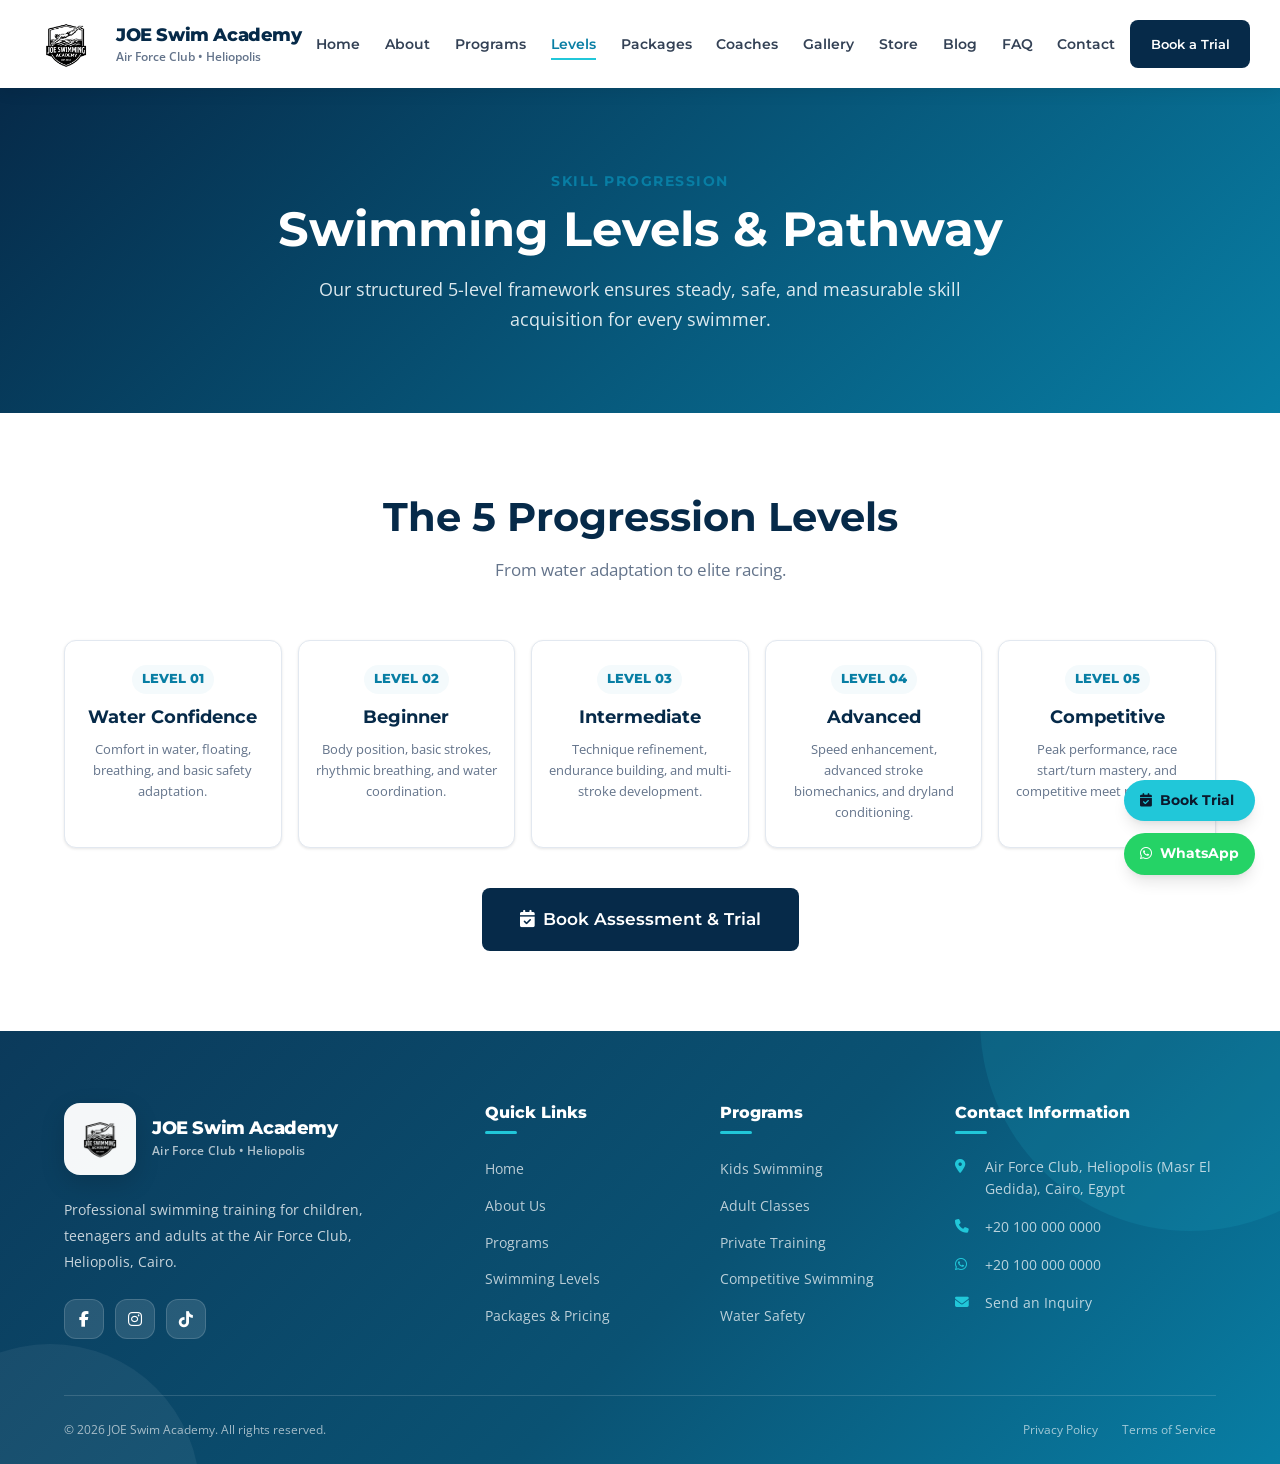
<file: levels.html>
<!DOCTYPE html>
<html lang="en">
<head>
    <meta charset="UTF-8">
    <meta name="viewport" content="width=device-width, initial-scale=1.0">
    <title>Swimming Levels & Progression | Elite Swim Academy Heliopolis</title>
    <meta name="description" content="Discover our 5-level swimming progression pathway from water confidence to competitive mastery at Elite Swim Academy in Heliopolis, Cairo.">
    <link rel="canonical" href="levels.html">
    <link rel="preconnect" href="https://fonts.googleapis.com">
    <link rel="preconnect" href="https://fonts.gstatic.com" crossorigin>
    <link href="https://fonts.googleapis.com/css2?family=Montserrat:wght@400;500;600;700;800;900&family=Open+Sans:wght@400;500;600;700&display=swap" rel="stylesheet">
    <link rel="stylesheet" href="https://cdnjs.cloudflare.com/ajax/libs/font-awesome/6.4.0/css/all.min.css">
    <link rel="stylesheet" href="style.css">
    <link rel="stylesheet" href="responsive.css">
    <link rel="stylesheet" href="pages.css">
</head>


<body class="home-page">
    <header class="site-header" id="siteHeader">
        <div class="container nav-container">
            <a href="index.html" class="logo-link">
               <div class="logo-image">
    <img src="imges/00000.png" alt="Elite Swim Academy Logo">
</div>
                <div class="logo-text">
                    <span class="academy-name">JOE Swim Academy</span>
                    <span class="academy-location">Air Force Club • Heliopolis</span>
                </div>
            </a>
            <nav class="main-nav" id="mainNav">
                <ul class="nav-links">
                    <li><a href="index.html">Home</a></li>
                    <li><a href="about.html">About</a></li>
                    <li><a href="programs.html">Programs</a></li>
                    <li><a href="levels.html" class="active">Levels</a></li>
                    <li><a href="packages.html">Packages</a></li>
                    <li><a href="coaches.html">Coaches</a></li>
                    <li><a href="gallery.html">Gallery</a></li>
                     <li><a href="store.html">Store</a></li>
                  <li><a href="blog.html">Blog</a></li>
                    <li><a href="faq.html">FAQ</a></li>
                    <li><a href="contact.html">Contact</a></li>
                </ul>
                <div class="nav-cta-mobile">
                    <a href="contact.html#booking-form" class="btn btn-primary btn-book">Book a Trial</a>
                </div>
            </nav>
            <div class="header-actions">
                <a href="contact.html#booking-form" class="btn btn-primary btn-book desktop-only">Book a Trial</a>
                <button class="hamburger" id="hamburgerBtn" aria-label="Toggle navigation menu">
                    <span></span>
                    <span></span>
                    <span></span>
                </button>
            </div>
        </div>
    </header>

    <!-- Mobile Nav Overlay -->
    <div class="nav-overlay" id="navOverlay"></div>

    <!-- Sticky Floating Action Buttons -->
    <div class="floating-cta">
        <a href="contact.html#booking-form" class="float-btn float-trial" title="Book a Trial Session">
            <i class="fa-solid fa-calendar-check"></i><span>Book Trial</span>
        </a>
        <a href="#" id="whatsappFloat" class="float-btn float-whatsapp" target="_blank" rel="noopener" title="Chat on WhatsApp">
            <i class="fa-brands fa-whatsapp"></i><span>WhatsApp</span>
        </a>
    </div>


    <main>
        <section class="page-banner">
            <div class="container">
                <div class="banner-content text-center">
                    <span class="section-tag text-accent">Skill Progression</span>
                    <h1 class="banner-title">Swimming Levels & Pathway</h1>
                    <p class="banner-subtitle">Our structured 5-level framework ensures steady, safe, and measurable skill acquisition for every swimmer.</p>
                </div>
            </div>
        </section>

        <section class="section">
            <div class="container">
                <div class="section-header text-center">
                    <h2 class="section-title">The 5 Progression Levels</h2>
                    <p class="section-desc">From water adaptation to elite racing.</p>
                </div>
                <div class="levels-timeline-wrapper full-view" id="allLevelsContainer">
                    <!-- Populated by JS -->
                </div>
                <div class="text-center mt-5">
                    <a href="contact.html#booking-form" class="btn btn-primary btn-lg"><i class="fa-solid fa-calendar-check"></i> Book Assessment & Trial</a>
                </div>
            </div>
        </section>
    </main>

    <footer class="site-footer">

    <div class="container">

        <div class="footer-grid">

            <!-- Brand -->
            <div class="footer-col footer-brand">

                <div class="footer-logo">

                    <!-- Replace this image with your logo -->
                    <a href="index.html" class="footer-logo-image">
                        <img src="imges/00000.png" alt="JOE Swim Academy Logo">
                    </a>

                    <div class="footer-brand-text">
                        <span class="academy-name">JOE Swim Academy</span>
                        <span class="footer-location">
                            Air Force Club • Heliopolis
                        </span>
                    </div>

                </div>

                <p class="footer-desc">
                    Professional swimming training for children, teenagers
                    and adults at the Air Force Club, Heliopolis, Cairo.
                </p>

                <div class="social-links" id="footerSocialLinks">
                    <!-- Populated by JS -->
                </div>

            </div>


            <!-- Quick Links -->
            <div class="footer-col">

                <h3>Quick Links</h3>

                <ul class="footer-links">

                    <li><a href="index.html">Home</a></li>
                    <li><a href="about.html">About Us</a></li>
                    <li><a href="programs.html">Programs</a></li>
                    <li><a href="levels.html">Swimming Levels</a></li>
                    <li><a href="packages.html">Packages & Pricing</a></li>

                </ul>

            </div>


            <!-- Programs -->
            <div class="footer-col">

                <h3>Programs</h3>

                <ul class="footer-links">

                    <li><a href="kids.html">Kids Swimming</a></li>
                    <li><a href="adults.html">Adult Classes</a></li>
                    <li><a href="private-training.html">Private Training</a></li>
                    <li><a href="competitive.html">Competitive Swimming</a></li>
                    <li><a href="programs.html">Water Safety</a></li>

                </ul>

            </div>


            <!-- Contact -->
            <div class="footer-col">

                <h3>Contact Information</h3>

                <ul class="footer-contact-list">

                    <li>
                        <i class="fa-solid fa-location-dot"></i>
                        <span id="footerLocationText">
                            Air Force Club, Heliopolis, Cairo, Egypt
                        </span>
                    </li>

                    <li>
                        <i class="fa-solid fa-phone"></i>
                        <a href="#" id="footerPhoneLink">
                            Loading phone...
                        </a>
                    </li>

                    <li>
                        <i class="fa-brands fa-whatsapp"></i>
                        <a href="#"
                           id="footerWhatsappLink"
                           target="_blank"
                           rel="noopener">
                            Chat on WhatsApp
                        </a>
                    </li>

                    <li>
                        <i class="fa-solid fa-envelope"></i>
                        <a href="contact.html">
                            Send an Inquiry
                        </a>
                    </li>

                </ul>

            </div>

        </div>


        <!-- Bottom -->
        <div class="footer-bottom">

            <p>
                &copy;
                <span id="currentYear">2026</span>
                JOE Swim Academy.
                All rights reserved.
            </p>

            <div class="footer-legal">

                <a href="contact.html">Privacy Policy</a>

                <a href="faq.html">Terms of Service</a>

            </div>

        </div>

    </div>

</footer>
    <script src="data.js"></script>
    <script src="main.js"></script>
</body>
</html>
</file>
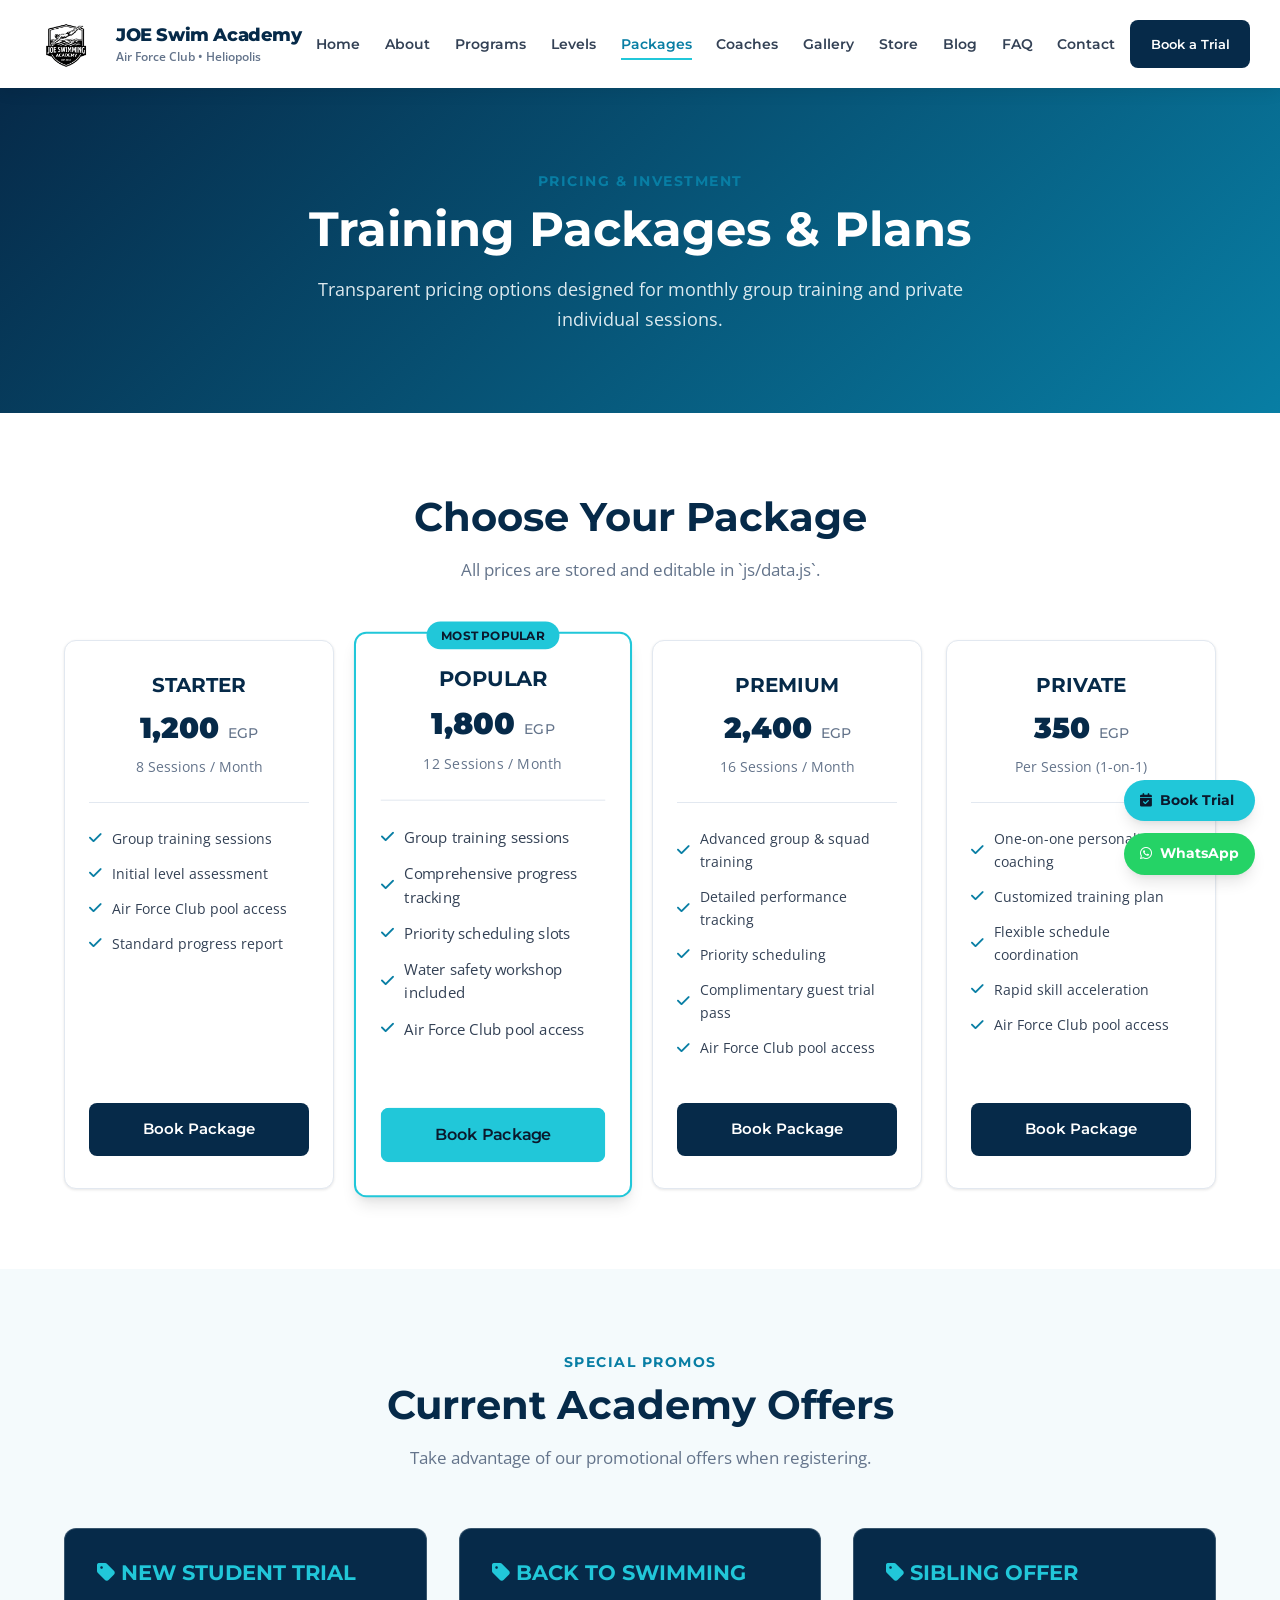
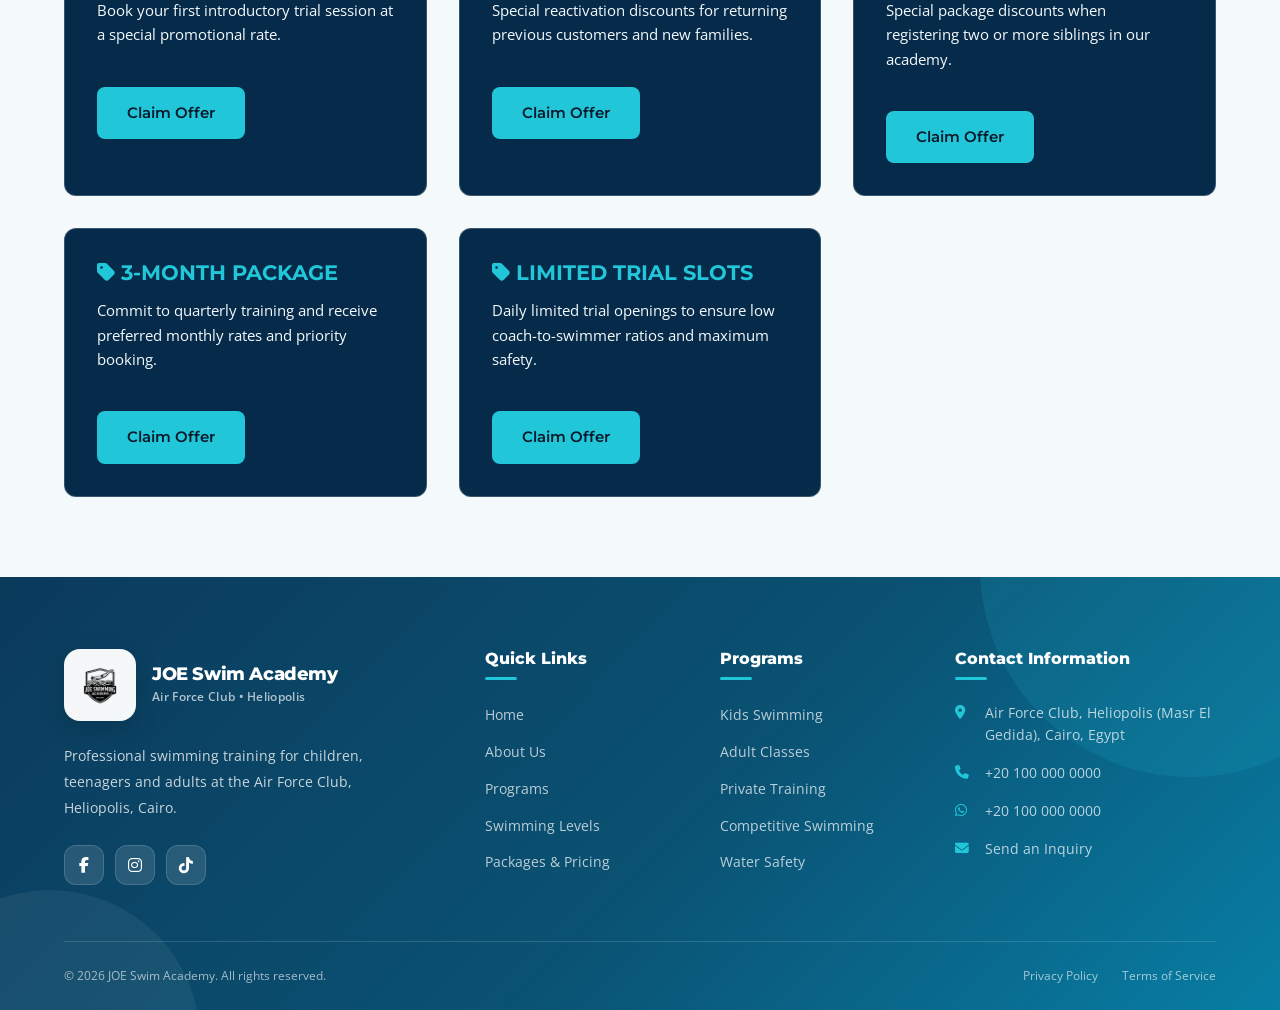
<file: packages.html>
<!DOCTYPE html>
<html lang="en">
<head>
    <meta charset="UTF-8">
    <meta name="viewport" content="width=device-width, initial-scale=1.0">
    <title>Training Packages & Pricing | Elite Swim Academy Heliopolis</title>
    <meta name="description" content="View training packages and editable pricing for swimming lessons at Elite Swim Academy in Heliopolis, Cairo. Group and private options available.">
    <link rel="canonical" href="packages.html">
    <link rel="preconnect" href="https://fonts.googleapis.com">
    <link rel="preconnect" href="https://fonts.gstatic.com" crossorigin>
    <link href="https://fonts.googleapis.com/css2?family=Montserrat:wght@400;500;600;700;800;900&family=Open+Sans:wght@400;500;600;700&display=swap" rel="stylesheet">
    <link rel="stylesheet" href="https://cdnjs.cloudflare.com/ajax/libs/font-awesome/6.4.0/css/all.min.css">
    <link rel="stylesheet" href="style.css">
    <link rel="stylesheet" href="responsive.css">
    <link rel="stylesheet" href="pages.css">
</head>

<body class="home-page">
    <header class="site-header" id="siteHeader">
        <div class="container nav-container">
            <a href="index.html" class="logo-link">
               <div class="logo-image">
    <img src="imges/00000.png" alt="Elite Swim Academy Logo">
</div>
                <div class="logo-text">
                    <span class="academy-name">JOE Swim Academy</span>
                    <span class="academy-location">Air Force Club • Heliopolis</span>
                </div>
            </a>
            <nav class="main-nav" id="mainNav">
                <ul class="nav-links">
                    <li><a href="index.html">Home</a></li>
                    <li><a href="about.html">About</a></li>
                    <li><a href="programs.html">Programs</a></li>
                    <li><a href="levels.html">Levels</a></li>
                    <li><a href="packages.html" class="active">Packages</a></li>
                    <li><a href="coaches.html">Coaches</a></li>
                    <li><a href="gallery.html">Gallery</a></li>
                     <li><a href="store.html">Store</a></li>
                  <li><a href="blog.html">Blog</a></li>
                    <li><a href="faq.html">FAQ</a></li>
                    <li><a href="contact.html">Contact</a></li>
                </ul>
                <div class="nav-cta-mobile">
                    <a href="contact.html#booking-form" class="btn btn-primary btn-book">Book a Trial</a>
                </div>
            </nav>
            <div class="header-actions">
                <a href="contact.html#booking-form" class="btn btn-primary btn-book desktop-only">Book a Trial</a>
                <button class="hamburger" id="hamburgerBtn" aria-label="Toggle navigation menu">
                    <span></span>
                    <span></span>
                    <span></span>
                </button>
            </div>
        </div>
    </header>

    <!-- Mobile Nav Overlay -->
    <div class="nav-overlay" id="navOverlay"></div>

    <!-- Sticky Floating Action Buttons -->
    <div class="floating-cta">
        <a href="contact.html#booking-form" class="float-btn float-trial" title="Book a Trial Session">
            <i class="fa-solid fa-calendar-check"></i><span>Book Trial</span>
        </a>
        <a href="#" id="whatsappFloat" class="float-btn float-whatsapp" target="_blank" rel="noopener" title="Chat on WhatsApp">
            <i class="fa-brands fa-whatsapp"></i><span>WhatsApp</span>
        </a>
    </div>

    <main>
        <section class="page-banner">
            <div class="container">
                <div class="banner-content text-center">
                    <span class="section-tag text-accent">Pricing & Investment</span>
                    <h1 class="banner-title">Training Packages & Plans</h1>
                    <p class="banner-subtitle">Transparent pricing options designed for monthly group training and private individual sessions.</p>
                </div>
            </div>
        </section>

        <section class="section">
            <div class="container">
                <div class="section-header text-center">
                    <h2 class="section-title">Choose Your Package</h2>
                    <p class="section-desc">All prices are stored and editable in `js/data.js`.</p>
                </div>
                <div class="packages-grid" id="allPackagesGrid">
                    <!-- Populated by JS -->
                </div>
            </div>
        </section>

        <section class="section bg-light">
            <div class="container">
                <div class="section-header text-center">
                    <span class="section-tag">Special Promos</span>
                    <h2 class="section-title">Current Academy Offers</h2>
                    <p class="section-desc">Take advantage of our promotional offers when registering.</p>
                </div>
                <div class="offers-grid" id="allOffersGrid">
                    <!-- Populated by JS -->
                </div>
            </div>
        </section>
    </main>

   <footer class="site-footer">

    <div class="container">

        <div class="footer-grid">

            <!-- Brand -->
            <div class="footer-col footer-brand">

                <div class="footer-logo">

                    <!-- Replace this image with your logo -->
                    <a href="index.html" class="footer-logo-image">
                        <img src="imges/00000.png" alt="JOE Swim Academy Logo">
                    </a>

                    <div class="footer-brand-text">
                        <span class="academy-name">JOE Swim Academy</span>
                        <span class="footer-location">
                            Air Force Club • Heliopolis
                        </span>
                    </div>

                </div>

                <p class="footer-desc">
                    Professional swimming training for children, teenagers
                    and adults at the Air Force Club, Heliopolis, Cairo.
                </p>

                <div class="social-links" id="footerSocialLinks">
                    <!-- Populated by JS -->
                </div>

            </div>


            <!-- Quick Links -->
            <div class="footer-col">

                <h3>Quick Links</h3>

                <ul class="footer-links">

                    <li><a href="index.html">Home</a></li>
                    <li><a href="about.html">About Us</a></li>
                    <li><a href="programs.html">Programs</a></li>
                    <li><a href="levels.html">Swimming Levels</a></li>
                    <li><a href="packages.html">Packages & Pricing</a></li>

                </ul>

            </div>


            <!-- Programs -->
            <div class="footer-col">

                <h3>Programs</h3>

                <ul class="footer-links">

                    <li><a href="kids.html">Kids Swimming</a></li>
                    <li><a href="adults.html">Adult Classes</a></li>
                    <li><a href="private-training.html">Private Training</a></li>
                    <li><a href="competitive.html">Competitive Swimming</a></li>
                    <li><a href="programs.html">Water Safety</a></li>

                </ul>

            </div>


            <!-- Contact -->
            <div class="footer-col">

                <h3>Contact Information</h3>

                <ul class="footer-contact-list">

                    <li>
                        <i class="fa-solid fa-location-dot"></i>
                        <span id="footerLocationText">
                            Air Force Club, Heliopolis, Cairo, Egypt
                        </span>
                    </li>

                    <li>
                        <i class="fa-solid fa-phone"></i>
                        <a href="#" id="footerPhoneLink">
                            Loading phone...
                        </a>
                    </li>

                    <li>
                        <i class="fa-brands fa-whatsapp"></i>
                        <a href="#"
                           id="footerWhatsappLink"
                           target="_blank"
                           rel="noopener">
                            Chat on WhatsApp
                        </a>
                    </li>

                    <li>
                        <i class="fa-solid fa-envelope"></i>
                        <a href="contact.html">
                            Send an Inquiry
                        </a>
                    </li>

                </ul>

            </div>

        </div>


        <!-- Bottom -->
        <div class="footer-bottom">

            <p>
                &copy;
                <span id="currentYear">2026</span>
                JOE Swim Academy.
                All rights reserved.
            </p>

            <div class="footer-legal">

                <a href="contact.html">Privacy Policy</a>

                <a href="faq.html">Terms of Service</a>

            </div>

        </div>

    </div>

</footer>

    <script src="data.js"></script>
    <script src="main.js"></script>
</body>
</html>
</file>
<file: style.css>
:root {
--primary: #062A49;
--secondary: #087EA4;
--accent: #21C7D9;
--light: #F4FAFC;
--white: #FFFFFF;
--gold: #D6B56D;
--dark: #0B192C;
--text-main: #334155;
--text-muted: #64748B;
--border-color: #E2E8F0;
--shadow-sm: 0 1px 3px rgba(0,0,0,0.1);
--shadow-md: 0 4px 6px -1px rgba(0,0,0,0.1), 0 2px 4px -1px rgba(0,0,0,0.06);
--shadow-lg: 0 10px 15px -3px rgba(0,0,0,0.1), 0 4px 6px -2px rgba(0,0,0,0.05);
--transition: all 0.3s cubic-bezier(0.4, 0, 0.2, 1);
}

*, *::before, *::after {
box-sizing: border-box;
margin: 0;
padding: 0;
}

html {
scroll-behavior: smooth;
font-size: 16px;
}

body {
font-family: 'Open Sans', sans-serif;
color: var(--text-main);
background-color: var(--white);
line-height: 1.6;
overflow-x: hidden;
}

h1, h2, h3, h4, h5, h6 {
font-family: 'Montserrat', sans-serif;
color: var(--primary);
font-weight: 700;
line-height: 1.2;
}

a {
text-decoration: none;
color: inherit;
transition: var(--transition);
}

ul {
list-style: none;
}

img {
max-width: 100%;
height: auto;
display: block;
}

.container {
width: 100%;
max-width: 1200px;
margin: 0 auto;
padding: 0 1.5rem;
}

/* STREAMING_CHUNK:Styling buttons and typography utilities... */
.btn {
display: inline-flex;
align-items: center;
justify-content: center;
gap: 0.5rem;
padding: 0.75rem 1.75rem;
font-family: 'Montserrat', sans-serif;
font-weight: 600;
font-size: 0.95rem;
border-radius: 8px;
cursor: pointer;
transition: var(--transition);
border: 2px solid transparent;
text-align: center;
}

.btn-primary {
background-color: var(--primary);
color: var(--white);
}

.btn-primary:hover {
background-color: var(--secondary);
transform: translateY(-2px);
box-shadow: var(--shadow-md);
}

.btn-secondary {
background-color: var(--secondary);
color: var(--white);
}

.btn-secondary:hover {
background-color: var(--primary);
transform: translateY(-2px);
box-shadow: var(--shadow-md);
}

.btn-accent {
background-color: var(--accent);
color: var(--dark);
}

.btn-accent:hover {
background-color: #1ab0c1;
transform: translateY(-2px);
box-shadow: var(--shadow-md);
}

.btn-outline-white {
background-color: transparent;
color: var(--white);
border-color: var(--white);
}

.btn-outline-white:hover {
background-color: var(--white);
color: var(--primary);
}

.btn-outline-primary {
background-color: transparent;
color: var(--primary);
border-color: var(--primary);
}

.btn-outline-primary:hover {
background-color: var(--primary);
color: var(--white);
}

.btn-lg {
padding: 1rem 2.25rem;
font-size: 1.05rem;
}

.w-full { width: 100%; }
.mt-3 { margin-top: 1rem; }
.mt-4 { margin-top: 1.5rem; }
.mt-5 { margin-top: 2.5rem; }
.mb-3 { margin-bottom: 1rem; }
.mb-4 { margin-bottom: 1.5rem; }
.text-center { text-align: center; }
.text-white { color: var(--white); }
.text-accent { color: var(--accent); }
.text-light-alpha { color: rgba(244, 250, 252, 0.85); }
.bg-light { background-color: var(--light); }
.bg-gradient {
background: linear-gradient(135deg, var(--primary) 0%, var(--secondary) 100%);
}

.grid-2 {
display: grid;
grid-template-columns: repeat(2, 1fr);
gap: 3rem;
align-items: center;
}

/* ================================
   NAVIGATION BAR
================================ */
/* =========================================================
   NAVIGATION BAR
========================================================= */

.site-header {
    position: sticky;
    top: 0;
    left: 0;

    width: 100%;
    height: 88px;

    background: rgba(255, 255, 255, 0.98);

    box-shadow: 0 3px 16px rgba(0, 0, 0, 0.08);

    z-index: 9999;

    transition: all 0.3s ease;
}


/* =========================================================
   NAV CONTAINER
========================================================= */

.nav-container {
    width: 100%;
    max-width: 1350px;

    height: 88px;

    margin: 0 auto;
    padding: 0 30px;

    display: flex;
    align-items: center;
    justify-content: space-between;
}


/* =========================================================
   LOGO
========================================================= */

.logo-link {
    display: flex;
    align-items: center;

    gap: 14px;

    text-decoration: none;

    flex-shrink: 0;
}


/* BIG LOGO */

.logo-image {
    width: 72px;
    height: 72px;

    display: flex;
    align-items: center;
    justify-content: center;

    overflow: hidden;

    flex-shrink: 0;
}

.logo-image img {
    width: 100%;
    height: 100%;

    object-fit: contain;

    display: block;
}


/* =========================================================
   LOGO TEXT
========================================================= */

.logo-text {
    display: flex;
    flex-direction: column;

    justify-content: center;

    line-height: 1.15;
}

.academy-name {
    font-family: 'Montserrat', sans-serif;

    font-weight: 800;

    font-size: 1.15rem;

    color: var(--primary);

    letter-spacing: -0.4px;

    white-space: nowrap;
}

.academy-location {
    font-size: 0.72rem;

    color: var(--text-muted);

    font-weight: 600;

    margin-top: 5px;

    white-space: nowrap;
}


/* =========================================================
   NAVIGATION LINKS
========================================================= */

.main-nav {
    display: flex;
    align-items: center;
}

.main-nav .nav-links {
    display: flex;

    align-items: center;

    gap: 1.55rem;

    margin: 0;
    padding: 0;

    list-style: none;
}

.main-nav .nav-links a {
    position: relative;

    font-family: 'Montserrat', sans-serif;

    font-weight: 600;

    font-size: 0.88rem;

    color: var(--text-main);

    padding: 0.4rem 0;

    text-decoration: none;

    white-space: nowrap;

    transition: all 0.3s ease;
}

.main-nav .nav-links a:hover,
.main-nav .nav-links a.active {
    color: var(--secondary);
}


/* UNDERLINE */

.main-nav .nav-links a::after {
    content: '';

    position: absolute;

    left: 0;
    bottom: 0;

    width: 0;
    height: 2px;

    background-color: var(--accent);

    transition: width 0.3s ease;
}

.main-nav .nav-links a:hover::after,
.main-nav .nav-links a.active::after {
    width: 100%;
}


/* =========================================================
   HEADER ACTIONS
========================================================= */

.header-actions {
    display: flex;

    align-items: center;

    gap: 0.8rem;
}

.header-actions .btn-book {
    font-size: 0.82rem;

    padding: 0.7rem 1.15rem;

    min-height: auto;

    border-radius: 8px;

    white-space: nowrap;
}


/* =========================================================
   HAMBURGER
========================================================= */

.hamburger {
    display: none;

    flex-direction: column;

    justify-content: space-between;

    width: 29px;
    height: 23px;

    background: transparent;

    border: none;

    cursor: pointer;

    padding: 0;

    z-index: 10001;
}

.hamburger span {
    display: block;

    width: 100%;
    height: 2.8px;

    background-color: var(--primary);

    border-radius: 4px;

    transition: all 0.3s ease;
}


/* =========================================================
   MOBILE CTA
========================================================= */

.nav-cta-mobile {
    display: none;
}


/* =========================================================
   TABLET / SMALL DESKTOP
========================================================= */

@media (max-width: 1200px) {

    .nav-container {
        padding: 0 22px;
    }

    .main-nav .nav-links {
        gap: 1rem;
    }

    .main-nav .nav-links a {
        font-size: 0.78rem;
    }

    .academy-name {
        font-size: 1rem;
    }

    .academy-location {
        font-size: 0.66rem;
    }

    .logo-image {
        width: 64px;
        height: 64px;
    }

    .header-actions .btn-book {
        font-size: 0.75rem;

        padding: 0.6rem 0.9rem;
    }
}


/* =========================================================
   MOBILE
========================================================= */

@media (max-width: 992px) {

    /* HEADER */

    .site-header {
        height: 72px;
    }

    .nav-container {
        height: 72px;

        padding: 0 20px;
    }


    /* BIG MOBILE LOGO */

    .logo-image {
        width: 58px;
        height: 58px;
    }

    .logo-text {
        display: none;
    }


    /* HAMBURGER */

    .hamburger {
        display: flex;
    }


    /* =====================================================
       MOBILE SIDE MENU
    ===================================================== */

    .main-nav {
        position: fixed;

        top: 72px;
        right: 0;

        width: 310px;
        max-width: 85vw;

        height: calc(100vh - 72px);

        background: #ffffff;

        padding: 30px 25px;

        box-shadow: -10px 0 30px rgba(0, 0, 0, 0.14);

        z-index: 10000;

        transform: translateX(100%);

        visibility: hidden;

        transition:
            transform 0.35s ease,
            visibility 0.35s ease;

        overflow-y: auto;
    }


    /* MENU OPEN */

    .main-nav.active {
        transform: translateX(0);

        visibility: visible;
    }


    /* =====================================================
       MOBILE LINKS
    ===================================================== */

    .main-nav .nav-links {

        width: 100%;

        display: flex;

        flex-direction: column;

        align-items: flex-start;

        gap: 0;

        margin: 0;

        padding: 0;
    }

    .main-nav .nav-links li {

        width: 100%;

        border-bottom: 1px solid #edf1f5;
    }

    .main-nav .nav-links a {

        display: block;

        width: 100%;

        padding: 16px 5px;

        font-size: 0.95rem;

        font-weight: 600;

        color: var(--primary);
    }

    .main-nav .nav-links a:hover,
    .main-nav .nav-links a.active {

        color: var(--secondary);
    }


    /* =====================================================
       MOBILE BOOK BUTTON
    ===================================================== */

    .nav-cta-mobile {

        display: block;

        width: 100%;

        margin-top: 28px;
    }

    .nav-cta-mobile .btn-book {

        display: flex;

        width: 100%;

        justify-content: center;

        padding: 13px;

        font-size: 0.88rem;
    }


    /* HIDE DESKTOP BUTTON */

    .desktop-only {
        display: none !important;
    }
}


/* =========================================================
   SMALL PHONES
========================================================= */

@media (max-width: 480px) {

    .nav-container {
        padding: 0 16px;
    }

    .logo-image {
        width: 54px;
        height: 54px;
    }

    .main-nav {

        width: 285px;

        max-width: 88vw;

        padding: 25px 20px;
    }

    .main-nav .nav-links a {

        font-size: 0.9rem;

        padding: 15px 4px;
    }
}


/* =========================================================
   MOBILE NAV OVERLAY
========================================================= */

.nav-overlay {

    position: fixed;

    top: 72px;

    left: 0;

    width: 100%;

    height: calc(100vh - 72px);

    /* خفيف جدًا بدل الضبابية */

    background: rgba(0, 0, 0, 0.18);

    opacity: 0;

    visibility: hidden;

    z-index: 9998;

    transition:
        opacity 0.3s ease,
        visibility 0.3s ease;
}


/* OVERLAY ACTIVE */

.nav-overlay.active {

    opacity: 1;

    visibility: visible;
}


/* DESKTOP */

@media (min-width: 993px) {

    .nav-overlay {

        display: none !important;
    }
}
/* STREAMING_CHUNK:Styling Floating CTA Buttons... */
.floating-cta {
position: fixed;
bottom: 25px;
right: 25px;
display: flex;
flex-direction: column;
gap: 12px;
z-index: 900;
}

.float-btn {
display: flex;
align-items: center;
gap: 8px;
padding: 10px 16px;
border-radius: 50px;
color: var(--white);
font-family: 'Montserrat', sans-serif;
font-weight: 700;
font-size: 0.85rem;
box-shadow: var(--shadow-lg);
transition: var(--transition);
}

.float-trial {
background-color: var(--accent);
color: var(--dark);
}

.float-trial:hover {
background-color: #1ab0c1;
transform: scale(1.05);
}

.float-whatsapp {
background-color: #25D366;
}

.float-whatsapp:hover {
background-color: #20ba5a;
transform: scale(1.05);
}
/* =========================================================
   HERO SECTION — VIDEO BACKGROUND
========================================================= */

.hero-section {
    position: relative;
    width: 100%;
    min-height: calc(100vh - 88px);
    display: flex;
    align-items: center;
    overflow: hidden;
    background: var(--primary);
    padding: 0;
}

/* =========================
   HERO VIDEO
========================= */

.hero-video {
    position: absolute;
    top: 0;
    left: 0;

    width: 100%;
    height: 100%;

    object-fit: cover;
    object-position: center center;

    z-index: 0;
    pointer-events: none;

    transform: scale(1.02);
}

/* =========================
   VIDEO OVERLAY
========================= */

.hero-overlay {
    position: absolute;
    inset: 0;

    z-index: 1;

    background:
        linear-gradient(
            90deg,
            rgba(6, 42, 73, 0.92) 0%,
            rgba(6, 42, 73, 0.75) 32%,
            rgba(6, 42, 73, 0.45) 68%,
            rgba(6, 42, 73, 0.28) 100%
        );
}

/* =========================
   HERO CONTENT
========================= */

.hero-content {
    position: relative;
    z-index: 2;

    width: 100%;
    max-width: 850px;

    color: var(--white);

    padding-top: 90px;
    padding-bottom: 90px;
}

/* =========================
   LOCATION BADGE
========================= */

.location-badge {
    display: inline-flex;
    align-items: center;
    gap: 8px;

    background: rgba(255, 255, 255, 0.14);
    backdrop-filter: blur(8px);
    -webkit-backdrop-filter: blur(8px);

    padding: 7px 17px;

    border-radius: 50px;

    font-size: 0.85rem;
    font-weight: 600;

    margin-bottom: 1.5rem;

    color: var(--white);

    border: 1px solid rgba(255, 255, 255, 0.22);
}

.location-badge i {
    color: var(--accent);
}

/* =========================
   HERO TITLE
========================= */

.hero-title {
    font-size: clamp(2.5rem, 5vw, 4.2rem);

    line-height: 1.08;

    font-weight: 900;

    color: var(--white);

    margin-bottom: 1.4rem;

    letter-spacing: -1.5px;

    max-width: 850px;
}

.hero-title span {
    color: var(--accent);
}

/* =========================
   HERO SUBTITLE
========================= */

.hero-subtitle {
    font-size: clamp(1rem, 1.5vw, 1.2rem);

    line-height: 1.7;

    color: var(--light);

    margin-bottom: 2rem;

    opacity: 0.92;

    max-width: 700px;
}

/* =========================
   HERO BUTTONS
========================= */

.hero-buttons {
    display: flex;
    align-items: center;

    gap: 1rem;

    margin-bottom: 3rem;

    flex-wrap: wrap;
}

/* =========================
   HERO TRUST INDICATORS
========================= */

.hero-trust-indicators {
    display: flex;
    align-items: center;

    gap: 1rem 1.5rem;

    flex-wrap: wrap;
}

.trust-pill {
    display: inline-flex;
    align-items: center;

    gap: 7px;

    color: rgba(255, 255, 255, 0.92);

    font-size: 0.88rem;

    font-weight: 600;
}

.trust-pill i {
    color: var(--accent);
    font-size: 0.9rem;
}


/* =========================================================
   LARGE DESKTOP
========================================================= */

@media (min-width: 1201px) {

    .hero-video {
        object-position: center center;
        transform: scale(1.02);
    }

    .hero-content {
        min-height: calc(100vh - 88px);

        display: flex;
        flex-direction: column;
        justify-content: center;
        align-items: flex-start;
    }
}


/* =========================================================
   LAPTOP
========================================================= */

@media (min-width: 993px) and (max-width: 1200px) {

    .hero-video {
        object-position: 58% center;
        transform: scale(1.06);
    }

    .hero-overlay {
        background:
            linear-gradient(
                90deg,
                rgba(6, 42, 73, 0.94) 0%,
                rgba(6, 42, 73, 0.72) 40%,
                rgba(6, 42, 73, 0.38) 100%
            );
    }

    .hero-title {
        font-size: 3.3rem;
    }
}


/* =========================================================
   TABLET
========================================================= */

@media (min-width: 769px) and (max-width: 992px) {

    .hero-section {
        min-height: calc(100vh - 72px);
    }

    .hero-video {
        object-position: 55% center;
        transform: scale(1.10);
    }

    .hero-overlay {
        background:
            linear-gradient(
                90deg,
                rgba(6, 42, 73, 0.92) 0%,
                rgba(6, 42, 73, 0.70) 45%,
                rgba(6, 42, 73, 0.40) 100%
            );
    }

    .hero-content {
        min-height: calc(100vh - 72px);

        display: flex;
        flex-direction: column;
        justify-content: center;

        padding-top: 70px;
        padding-bottom: 70px;
    }

    .hero-title {
        font-size: 3rem;
    }
}


/* =========================================================
   MOBILE / TABLET
========================================================= */

@media (min-width: 577px) and (max-width: 768px) {

    .hero-section {
        min-height: calc(100svh - 72px);
    }

    .hero-video {
        object-position: 55% center;
        transform: scale(1.18);
    }

    .hero-overlay {
        background:
            linear-gradient(
                90deg,
                rgba(6, 42, 73, 0.90) 0%,
                rgba(6, 42, 73, 0.68) 55%,
                rgba(6, 42, 73, 0.40) 100%
            );
    }

    .hero-content {
        min-height: calc(100svh - 72px);

        display: flex;
        flex-direction: column;
        justify-content: center;

        padding-top: 55px;
        padding-bottom: 55px;
    }

    .hero-title {
        font-size: 2.6rem;
    }

    .hero-subtitle {
        font-size: 1rem;
    }
}


/* =========================================================
   MOBILE
========================================================= */

@media (max-width: 576px) {

    .hero-section {
        min-height: calc(100svh - 72px);

        display: flex;
        align-items: center;
    }

    .hero-video {
        width: 100%;
        height: 100%;

        object-fit: cover;
        object-position: 55% center;

        transform: scale(1.25);
    }

    .hero-overlay {
        background:
            linear-gradient(
                90deg,
                rgba(6, 42, 73, 0.94) 0%,
                rgba(6, 42, 73, 0.80) 42%,
                rgba(6, 42, 73, 0.55) 75%,
                rgba(6, 42, 73, 0.42) 100%
            );
    }

    .hero-content {
        min-height: calc(100svh - 72px);

        display: flex;
        flex-direction: column;
        justify-content: center;

        padding-top: 45px;
        padding-bottom: 45px;
    }

    .location-badge {
        font-size: 0.75rem;
        padding: 6px 13px;
        margin-bottom: 1.2rem;
    }

    .hero-title {
        font-size: 2.25rem;

        line-height: 1.12;

        letter-spacing: -0.8px;

        margin-bottom: 1.1rem;
    }

    .hero-subtitle {
        font-size: 0.95rem;
        line-height: 1.65;

        margin-bottom: 1.6rem;
    }

    .hero-buttons {
        gap: 0.75rem;
        margin-bottom: 2rem;
    }

    .hero-buttons .btn {
        width: 100%;
        justify-content: center;
    }

    .hero-trust-indicators {
        gap: 0.7rem 1rem;
    }

    .trust-pill {
        font-size: 0.75rem;
    }
}


/* =========================================================
   SMALL MOBILE
========================================================= */

@media (max-width: 390px) {

    .hero-video {
        object-position: 52% center;
        transform: scale(1.32);
    }

    .hero-content {
        padding-top: 35px;
        padding-bottom: 35px;
    }

    .hero-title {
        font-size: 2rem;
    }

    .hero-subtitle {
        font-size: 0.9rem;
    }

    .trust-pill {
        font-size: 0.7rem;
    }
}


/* =========================================================
   LANDSCAPE MOBILE
========================================================= */

@media (max-width: 992px) and (orientation: landscape) {

    .hero-section {
        min-height: 620px;
    }

    .hero-video {
        object-position: center 45%;
        transform: scale(1.08);
    }

    .hero-content {
        min-height: 620px;

        padding-top: 50px;
        padding-bottom: 50px;
    }
}


/* =========================================================
   REDUCED MOTION
========================================================= */

@media (prefers-reduced-motion: reduce) {

    .hero-video {
        transform: none;
    }
}

.trust-pill {
display: flex;
align-items: center;
gap: 6px;
font-size: 0.9rem;
font-weight: 600;
color: var(--accent);
}

/* STREAMING_CHUNK:Styling Quick Trust Section... */
.quick-trust-section {
padding: 3rem 0;
background-color: var(--light);
margin-top: -30px;
position: relative;
z-index: 10;
}

.trust-grid {
display: grid;
grid-template-columns: repeat(4, 1fr);
gap: 1.5rem;
}

.trust-card {
background: var(--white);
padding: 1.75rem 1.25rem;
border-radius: 12px;
box-shadow: var(--shadow-sm);
text-align: center;
transition: var(--transition);
border-bottom: 4px solid var(--secondary);
}

.trust-card:hover {
transform: translateY(-5px);
box-shadow: var(--shadow-md);
}

.trust-card .t-icon {
font-size: 2.25rem;
color: var(--secondary);
margin-bottom: 1rem;
}

.trust-card h3 {
font-size: 1.05rem;
font-weight: 700;
margin-bottom: 0.5rem;
}

.trust-card p {
font-size: 0.85rem;
color: var(--text-muted);
}

/* STREAMING_CHUNK:Styling General Sections & Cards... */
.section {
padding: 5rem 0;
}

.section-header {
max-width: 700px;
margin: 0 auto 3.5rem;
}

.section-tag {
display: inline-block;
font-family: 'Montserrat', sans-serif;
font-weight: 700;
font-size: 0.85rem;
text-transform: uppercase;
letter-spacing: 1.5px;
color: var(--secondary);
margin-bottom: 0.5rem;
}

.section-title {
font-size: 2.5rem;
margin-bottom: 1rem;
}

.section-desc {
color: var(--text-muted);
font-size: 1.05rem;
}

.lead-text {
font-size: 1.15rem;
font-weight: 600;
color: var(--primary);
margin-bottom: 1rem;
}

.body-text {
color: var(--text-muted);
margin-bottom: 1.5rem;
}

/* Programs Grid */
.programs-grid {
display: grid;
grid-template-columns: repeat(3, 1fr);
gap: 2rem;
}

.program-card {
background: var(--white);
border-radius: 12px;
overflow: hidden;
box-shadow: var(--shadow-sm);
transition: var(--transition);
border: 1px solid var(--border-color);
display: flex;
flex-direction: column;
}

.program-card:hover {
transform: translateY(-6px);
box-shadow: var(--shadow-lg);
}

.program-img-wrap {
position: relative;
height: 200px;
}

.program-img-wrap img {
width: 100%;
height: 100%;
object-fit: cover;
}

.program-icon-badge {
position: absolute;
bottom: -15px;
right: 20px;
width: 50px;
height: 50px;
background-color: var(--accent);
color: var(--dark);
border-radius: 50%;
display: flex;
align-items: center;
justify-content: center;
font-size: 1.2rem;
box-shadow: var(--shadow-sm);
}

.program-body {
padding: 1.75rem;
display: flex;
flex-direction: column;
flex-grow: 1;
}

.program-body h3 {
font-size: 1.25rem;
margin-bottom: 0.75rem;
}

.program-body p {
color: var(--text-muted);
font-size: 0.92rem;
margin-bottom: 1.5rem;
flex-grow: 1;
}

.program-meta {
font-size: 0.85rem;
font-weight: 600;
color: var(--secondary);
margin-bottom: 1.25rem;
display: flex;
align-items: center;
gap: 6px;
}

.program-card-footer {
display: flex;
gap: 0.75rem;
}

.program-card-footer .btn {
flex: 1;
padding: 0.5rem 1rem;
font-size: 0.85rem;
}

/* Levels Section */
.levels-timeline-wrapper {
display: grid;
grid-template-columns: repeat(5, 1fr);
gap: 1rem;
position: relative;
margin-top: 2rem;
}

.level-card {
background: var(--white);
border: 1px solid var(--border-color);
border-radius: 12px;
padding: 1.5rem 1rem;
text-align: center;
box-shadow: var(--shadow-sm);
transition: var(--transition);
}

.level-card:hover {
border-color: var(--secondary);
transform: translateY(-5px);
box-shadow: var(--shadow-md);
}

.level-number-badge {
font-family: 'Montserrat', sans-serif;
font-weight: 800;
font-size: 0.8rem;
color: var(--secondary);
background: var(--light);
padding: 4px 10px;
border-radius: 20px;
display: inline-block;
margin-bottom: 0.75rem;
}

.level-card h3 {
font-size: 1.1rem;
margin-bottom: 0.75rem;
}

.level-card p {
font-size: 0.82rem;
color: var(--text-muted);
}

/* How It Works */
.steps-grid {
display: grid;
grid-template-columns: repeat(4, 1fr);
gap: 2rem;
}

.step-card {
background: var(--white);
padding: 2rem 1.5rem;
border-radius: 12px;
position: relative;
box-shadow: var(--shadow-sm);
text-align: center;
border-top: 4px solid var(--secondary);
}

.step-number {
position: absolute;
top: -15px;
left: 50%;
transform: translateX(-50%);
background: var(--primary);
color: var(--white);
font-family: 'Montserrat', sans-serif;
font-weight: 800;
font-size: 0.8rem;
padding: 4px 12px;
border-radius: 20px;
}

.step-icon {
font-size: 2.25rem;
color: var(--secondary);
margin: 1rem 0;
}

.step-card h3 {
font-size: 1.15rem;
margin-bottom: 0.5rem;
}

.step-card p {
font-size: 0.88rem;
color: var(--text-muted);
}

/* Packages Section */
.packages-grid {
display: grid;
grid-template-columns: repeat(4, 1fr);
gap: 1.5rem;
}

.package-card {
background: var(--white);
border: 1px solid var(--border-color);
border-radius: 12px;
padding: 2rem 1.5rem;
display: flex;
flex-direction: column;
box-shadow: var(--shadow-sm);
transition: var(--transition);
position: relative;
}

.package-card.featured {
border: 2px solid var(--accent);
transform: scale(1.03);
box-shadow: var(--shadow-lg);
}

.package-badge {
position: absolute;
top: -12px;
left: 50%;
transform: translateX(-50%);
background: var(--accent);
color: var(--dark);
font-family: 'Montserrat', sans-serif;
font-weight: 700;
font-size: 0.75rem;
padding: 4px 14px;
border-radius: 20px;
text-transform: uppercase;
}

.package-header {
text-align: center;
padding-bottom: 1.5rem;
border-bottom: 1px solid var(--border-color);
margin-bottom: 1.5rem;
}

.package-header h3 {
font-size: 1.25rem;
margin-bottom: 0.5rem;
}

.package-price {
font-family: 'Montserrat', sans-serif;
font-weight: 900;
font-size: 1.8rem;
color: var(--primary);
}

.package-price span {
font-size: 0.85rem;
color: var(--text-muted);
font-weight: 500;
}

.package-features {
list-style: none;
margin-bottom: 2rem;
flex-grow: 1;
}

.package-features li {
display: flex;
align-items: center;
gap: 10px;
font-size: 0.9rem;
color: var(--text-main);
margin-bottom: 0.75rem;
}

.package-features li i {
color: var(--secondary);
}

/* Offers Grid */
.offers-grid {
display: grid;
grid-template-columns: repeat(3, 1fr);
gap: 2rem;
}

.offer-card {
background: rgba(255, 255, 255, 0.1);
backdrop-filter: blur(10px);
border: 1px solid rgba(255, 255, 255, 0.2);
border-radius: 12px;
padding: 2rem;
color: var(--white);
}

.offer-card h3 {
color: var(--accent);
font-size: 1.3rem;
margin-bottom: 0.75rem;
}

.offer-card p {
color: var(--light);
font-size: 0.95rem;
margin-bottom: 1.5rem;
}

/* Founder Section */
.founder-image-wrapper {
position: relative;
}

.founder-frame {
position: relative;
border-radius: 12px;
overflow: hidden;
box-shadow: var(--shadow-lg);
}

.founder-tag {
position: absolute;
bottom: 20px;
left: 20px;
background: var(--primary);
color: var(--white);
padding: 8px 16px;
border-radius: 8px;
font-family: 'Montserrat', sans-serif;
font-weight: 700;
font-size: 0.9rem;
display: flex;
align-items: center;
gap: 8px;
}

.coach-main-name {
font-family: 'Montserrat', sans-serif;
font-size: 1.25rem;
font-weight: 700;
color: var(--secondary);
margin-bottom: 1rem;
}

.credentials-list {
display: flex;
flex-direction: column;
gap: 0.75rem;
margin-top: 1rem;
}

.credentials-list li {
display: flex;
align-items: flex-start;
gap: 10px;
font-size: 0.95rem;
color: var(--text-main);
}

.credentials-list li i {
color: var(--secondary);
margin-top: 4px;
}

/* Features Grid */
.features-grid {
display: grid;
grid-template-columns: repeat(3, 1fr);
gap: 2rem;
}

.feature-card {
background: var(--white);
padding: 2rem;
border-radius: 12px;
box-shadow: var(--shadow-sm);
transition: var(--transition);
border: 1px solid var(--border-color);
}

.feature-card:hover {
transform: translateY(-5px);
box-shadow: var(--shadow-md);
border-color: var(--secondary);
}

.feature-card .f-icon {
font-size: 2.25rem;
color: var(--secondary);
margin-bottom: 1.25rem;
}

.feature-card h3 {
font-size: 1.2rem;
margin-bottom: 0.75rem;
}

.feature-card p {
color: var(--text-muted);
font-size: 0.92rem;
}

/* Testimonials Slider */
.testimonials-slider-wrapper {
position: relative;
max-width: 800px;
margin: 0 auto;
overflow: hidden;
}

.testimonials-track {
display: flex;
transition: transform 0.4s ease;
}

.testimonial-card {
min-width: 100%;
background: var(--light);
border: 1px solid var(--border-color);
border-radius: 12px;
padding: 2.5rem;
text-align: center;
box-shadow: var(--shadow-sm);
}

.testimonial-card p {
font-size: 1.15rem;
font-style: italic;
color: var(--primary);
margin-bottom: 1.5rem;
}

.testimonial-author {
font-family: 'Montserrat', sans-serif;
font-weight: 700;
font-size: 1.05rem;
color: var(--dark);
}

.testimonial-program {
font-size: 0.85rem;
color: var(--secondary);
margin-top: 4px;
}

.testimonials-controls {
display: flex;
align-items: center;
justify-content: center;
gap: 1.5rem;
margin-top: 1.5rem;
}

.t-control-btn {
background: var(--primary);
color: var(--white);
border: none;
width: 40px;
height: 40px;
border-radius: 50%;
cursor: pointer;
display: flex;
align-items: center;
justify-content: center;
transition: var(--transition);
}

.t-control-btn:hover {
background: var(--secondary);
}

.t-dots {
display: flex;
gap: 8px;
}

.t-dot {
width: 10px;
height: 10px;
background: var(--border-color);
border-radius: 50%;
cursor: pointer;
transition: var(--transition);
}

.t-dot.active {
background: var(--secondary);
width: 25px;
border-radius: 5px;
}

/* FAQ Accordion */
.faq-accordion {
display: flex;
flex-direction: column;
gap: 1rem;
}

.faq-item {
background: var(--white);
border: 1px solid var(--border-color);
border-radius: 10px;
overflow: hidden;
box-shadow: var(--shadow-sm);
}

.faq-question {
width: 100%;
background: transparent;
border: none;
padding: 1.25rem 1.5rem;
display: flex;
align-items: center;
justify-content: space-between;
font-family: 'Montserrat', sans-serif;
font-weight: 700;
font-size: 1.05rem;
color: var(--primary);
cursor: pointer;
text-align: left;
}

.faq-question i {
transition: transform 0.3s ease;
color: var(--secondary);
}

.faq-item.active .faq-question i {
transform: rotate(180deg);
}

.faq-answer {
max-height: 0;
overflow: hidden;
transition: max-height 0.3s ease;
padding: 0 1.5rem;
color: var(--text-muted);
font-size: 0.95rem;
}

.faq-item.active .faq-answer {
max-height: 300px;
padding-bottom: 1.25rem;
}

/* Location Section */
.location-details-list {
display: flex;
flex-direction: column;
gap: 1rem;
margin-top: 1.5rem;
}

.location-details-list li {
display: flex;
align-items: center;
gap: 12px;
font-size: 0.95rem;
}

.location-details-list li i {
color: var(--secondary);
font-size: 1.15rem;
}

.location-map-card {
background: var(--primary);
border-radius: 12px;
overflow: hidden;
color: var(--white);
padding: 3rem 2rem;
text-align: center;
box-shadow: var(--shadow-lg);
}

.map-placeholder-box .map-pin-icon {
font-size: 3rem;
color: var(--accent);
margin-bottom: 1rem;
}

.map-placeholder-box h3 {
color: var(--white);
font-size: 1.5rem;
margin-bottom: 0.5rem;
}

.map-placeholder-box p {
color: var(--light);
opacity: 0.85;
margin-bottom: 1.5rem;
}

.map-hint {
display: block;
font-size: 0.85rem;
color: var(--accent);
margin-bottom: 1rem;
}



/* =========================================================
   PROFESSIONAL FOOTER
========================================================= */

.site-footer {
    position: relative;

    background:
        linear-gradient(
            135deg,
            #0B3A5B 0%,
            #0A5273 55%,
            #087EA4 100%
        );

    color: var(--white);

    padding: 4.5rem 0 0;

    overflow: hidden;
}


/* Subtle decorative glow */

.site-footer::before {
    content: "";

    position: absolute;

    width: 420px;
    height: 420px;

    top: -220px;
    right: -120px;

    background: rgba(33, 199, 217, 0.12);

    border-radius: 50%;

    pointer-events: none;
}

.site-footer::after {
    content: "";

    position: absolute;

    width: 300px;
    height: 300px;

    bottom: -180px;
    left: -100px;

    background: rgba(255, 255, 255, 0.06);

    border-radius: 50%;

    pointer-events: none;
}


/* =========================================================
   FOOTER GRID
========================================================= */

.footer-grid {

    position: relative;
    z-index: 2;

    display: grid;

    grid-template-columns:
        2fr
        1fr
        1fr
        1.4fr;

    gap: 3rem;

    margin-bottom: 3.5rem;
}


/* =========================================================
   FOOTER BRAND
========================================================= */

.footer-brand {
    padding-right: 2rem;
}


/* Logo */

.footer-logo {

    display: flex;

    align-items: center;

    gap: 1rem;

    margin-bottom: 1.4rem;
}


/* Image Logo */

.footer-logo-image {

    width: 72px;
    height: 72px;

    flex-shrink: 0;

    display: flex;

    align-items: center;
    justify-content: center;

    background: rgba(255, 255, 255, 0.96);

    border-radius: 16px;

    padding: 7px;

    box-shadow:
        0 8px 25px rgba(0, 0, 0, 0.15);

    transition: var(--transition);
}

.footer-logo-image:hover {

    transform: translateY(-3px);

    box-shadow:
        0 12px 30px rgba(0, 0, 0, 0.20);
}


.footer-logo-image img {

    width: 100%;
    height: 100%;

    object-fit: contain;

    display: block;
}


/* Brand text */

.footer-brand-text {

    display: flex;

    flex-direction: column;

    gap: 3px;
}


.footer-brand-text .academy-name {

    color: var(--white);

    font-family: "Montserrat", sans-serif;

    font-size: 1.15rem;

    font-weight: 800;

    line-height: 1.2;
}


.footer-location {

    color: rgba(255, 255, 255, 0.68);

    font-size: 0.72rem;

    font-weight: 600;

    letter-spacing: 0.3px;
}


/* =========================================================
   FOOTER DESCRIPTION
========================================================= */

.footer-desc {

    color: rgba(255, 255, 255, 0.78);

    font-size: 0.9rem;

    line-height: 1.8;

    max-width: 390px;

    margin-bottom: 1.5rem;
}


/* =========================================================
   SOCIAL LINKS
========================================================= */

.social-links {

    display: flex;

    align-items: center;

    gap: 0.7rem;
}


.social-links a {

    width: 40px;
    height: 40px;

    display: flex;

    align-items: center;
    justify-content: center;

    border-radius: 12px;

    background: rgba(255, 255, 255, 0.12);

    border: 1px solid rgba(255, 255, 255, 0.15);

    color: var(--white);

    transition: var(--transition);
}


.social-links a:hover {

    background: var(--accent);

    color: var(--dark);

    transform: translateY(-3px);

    border-color: var(--accent);
}


/* =========================================================
   FOOTER HEADINGS
========================================================= */

.footer-col h3 {

    position: relative;

    color: var(--white);

    font-family: "Montserrat", sans-serif;

    font-size: 1rem;

    font-weight: 800;

    margin-bottom: 1.4rem;

    padding-bottom: 0.75rem;
}


/* Small accent line */

.footer-col h3::after {

    content: "";

    position: absolute;

    left: 0;
    bottom: 0;

    width: 32px;
    height: 3px;

    background: var(--accent);

    border-radius: 10px;
}


/* =========================================================
   FOOTER LINKS
========================================================= */

.footer-links {

    display: flex;

    flex-direction: column;

    gap: 0.7rem;
}


.footer-links a {

    display: inline-block;

    color: rgba(255, 255, 255, 0.72);

    font-size: 0.87rem;

    transition: var(--transition);
}


.footer-links a:hover {

    color: var(--white);

    transform: translateX(5px);
}


/* =========================================================
   CONTACT
========================================================= */

.footer-contact-list {

    display: flex;

    flex-direction: column;

    gap: 1rem;
}


.footer-contact-list li {

    display: flex;

    align-items: flex-start;

    gap: 10px;

    font-size: 0.86rem;

    line-height: 1.6;

    color: rgba(255, 255, 255, 0.72);
}


.footer-contact-list li i {

    flex-shrink: 0;

    width: 20px;

    color: var(--accent);

    margin-top: 4px;
}


.footer-contact-list a {

    color: rgba(255, 255, 255, 0.72);

    transition: var(--transition);
}


.footer-contact-list a:hover {

    color: var(--white);
}


/* =========================================================
   FOOTER BOTTOM
========================================================= */

.footer-bottom {

    position: relative;

    z-index: 2;

    border-top: 1px solid rgba(255, 255, 255, 0.14);

    padding: 1.5rem 0;

    display: flex;

    align-items: center;

    justify-content: space-between;

    gap: 1rem;

    font-size: 0.78rem;

    color: rgba(255, 255, 255, 0.62);
}


.footer-bottom p {
    margin: 0;
}


/* =========================================================
   LEGAL LINKS
========================================================= */

.footer-legal {

    display: flex;

    align-items: center;

    gap: 1.5rem;
}


.footer-legal a {

    color: rgba(255, 255, 255, 0.62);

    transition: var(--transition);
}


.footer-legal a:hover {

    color: var(--white);
}


/* =========================================================
   TABLET
========================================================= */

@media (max-width: 992px) {

    .site-footer {
        padding-top: 4rem;
    }

    .footer-grid {

        grid-template-columns:
            1.5fr
            1fr;

        gap: 2.5rem;
    }

    .footer-brand {
        padding-right: 0;
    }

}


/* =========================================================
   MOBILE
========================================================= */

@media (max-width: 576px) {

    .site-footer {

        padding-top: 3.5rem;
    }

    .footer-grid {

        grid-template-columns: 1fr;

        gap: 2.3rem;

        margin-bottom: 2.5rem;
    }

    .footer-brand {

        padding-right: 0;
    }

    .footer-logo-image {

        width: 64px;
        height: 64px;

        border-radius: 14px;
    }

    .footer-brand-text .academy-name {

        font-size: 1.05rem;
    }

    .footer-desc {

        font-size: 0.85rem;

        max-width: 100%;
    }

    .footer-bottom {

        flex-direction: column;

        align-items: flex-start;

        text-align: left;

        gap: 1rem;
    }

    .footer-legal {

        gap: 1rem;

        flex-wrap: wrap;
    }

}


/* =========================================================
   EXTRA SMALL MOBILE
========================================================= */

@media (max-width: 390px) {

    .footer-logo {

        gap: 0.75rem;
    }

    .footer-logo-image {

        width: 58px;
        height: 58px;
    }

    .footer-brand-text .academy-name {

        font-size: 0.98rem;
    }

}



/* =========================================================
   JOE SWIM ACADEMY
   Premium Store Page
   ========================================================= */

.page-store {
    background: #f7fafc;
}


/* =========================================================
   STORE HERO
   ========================================================= */

.page-store .store-hero {
    position: relative;
    overflow: hidden;
    background:
        radial-gradient(circle at 85% 30%, rgba(33, 199, 217, 0.18), transparent 30%),
        linear-gradient(135deg, #062A49 0%, #0A5273 55%, #087EA4 100%);
    padding: 85px 0;
}

.page-store .store-hero::before {
    content: "";
    position: absolute;
    width: 420px;
    height: 420px;
    border-radius: 50%;
    right: -180px;
    top: -220px;
    background: rgba(33, 199, 217, 0.10);
}

.page-store .store-hero::after {
    content: "";
    position: absolute;
    width: 280px;
    height: 280px;
    border-radius: 50%;
    left: -150px;
    bottom: -180px;
    background: rgba(255, 255, 255, 0.05);
}

.page-store .store-hero .container {
    position: relative;
    z-index: 2;
}

.page-store .store-hero .banner-content {
    max-width: 900px;
    margin: auto;
}

.page-store .store-hero .btn-outline-light {
    margin-bottom: 22px;
    border-radius: 50px;
    padding: 9px 20px;
    font-size: 0.82rem;
    font-weight: 700;
    transition: all 0.3s ease;
}

.page-store .store-hero .btn-outline-light:hover {
    background: #21C7D9;
    border-color: #21C7D9;
    color: #062A49;
    transform: translateY(-2px);
}

.page-store .store-hero .section-tag {
    display: inline-block;
    margin-bottom: 15px;
    color: #21C7D9;
    font-size: 0.82rem;
    font-weight: 800;
    text-transform: uppercase;
    letter-spacing: 1.5px;
}

.page-store .store-hero .banner-title {
    color: #ffffff;
    font-size: clamp(2.2rem, 5vw, 4rem);
    line-height: 1.1;
    font-weight: 900;
    margin-bottom: 18px;
    letter-spacing: -1px;
}

.page-store .store-hero .banner-subtitle {
    max-width: 720px;
    margin: auto;
    color: rgba(255, 255, 255, 0.82);
    font-size: 1.05rem;
    line-height: 1.8;
}


/* =========================================================
   CATEGORY FILTERS
   ========================================================= */

.page-store .store-filter-section {
    background: #ffffff;
    border-bottom: 1px solid #e5edf2;
    padding: 22px 0 !important;
    position: relative;
    z-index: 5;
}

.page-store .store-categories {
    display: flex;
    align-items: center;
    justify-content: center;
    flex-wrap: wrap;
    gap: 10px;
}

.page-store .store-categories .filter-btn {
    border: 1px solid #dbe5eb;
    background: #ffffff;
    color: #475569;
    padding: 10px 22px;
    border-radius: 50px;
    font-family: "Montserrat", sans-serif;
    font-size: 0.82rem;
    font-weight: 700;
    cursor: pointer;
    transition: all 0.3s ease;
}

.page-store .store-categories .filter-btn:hover {
    border-color: #21C7D9;
    color: #062A49;
    transform: translateY(-2px);
}

.page-store .store-categories .filter-btn.active {
    background: #062A49;
    border-color: #062A49;
    color: #ffffff;
    box-shadow: 0 8px 20px rgba(6, 42, 73, 0.16);
}


/* =========================================================
   STORE CATALOG
   ========================================================= */

.page-store .store-catalog {
    background: #f7fafc;
    padding-top: 70px;
    padding-bottom: 75px;
}

.page-store .store-grid {
    display: grid;
    grid-template-columns: repeat(3, minmax(0, 1fr));
    gap: 28px;
}


/* =========================================================
   PRODUCT CARD
   ========================================================= */

.page-store .product-card {
    position: relative;
    display: flex;
    flex-direction: column;
    overflow: hidden;

    background: #ffffff;

    border: 1px solid #e5edf2;
    border-radius: 18px;

    box-shadow:
        0 5px 18px rgba(6, 42, 73, 0.05);

    transition:
        transform 0.35s ease,
        box-shadow 0.35s ease,
        border-color 0.35s ease;
}

.page-store .product-card:hover {
    transform: translateY(-8px);

    border-color: rgba(33, 199, 217, 0.65);

    box-shadow:
        0 18px 40px rgba(6, 42, 73, 0.12);
}


/* =========================================================
   PRODUCT IMAGE
   ========================================================= */

.page-store .product-img-wrap {
    position: relative;
    height: 245px;
    overflow: hidden;
    background: #edf4f7;
}

.page-store .product-img-wrap::after {
    content: "";
    position: absolute;
    inset: 0;
    background:
        linear-gradient(
            to top,
            rgba(6, 42, 73, 0.12),
            transparent 35%
        );
    pointer-events: none;
}

.page-store .product-img-wrap img {
    display: block;
    width: 100%;
    height: 100%;
    object-fit: cover;

    transition:
        transform 0.65s cubic-bezier(0.16, 1, 0.3, 1);
}

.page-store .product-card:hover .product-img-wrap img {
    transform: scale(1.07);
}


/* =========================================================
   PRODUCT BADGE
   ========================================================= */

.page-store .product-badge {
    position: absolute;
    top: 15px;
    left: 15px;

    z-index: 3;

    padding: 7px 13px;

    border-radius: 50px;

    font-family: "Montserrat", sans-serif;
    font-size: 0.68rem;
    font-weight: 800;
    letter-spacing: 0.4px;
    text-transform: uppercase;

    box-shadow: 0 5px 15px rgba(0, 0, 0, 0.12);
}


/* =========================================================
   QUICK VIEW
   ========================================================= */

.page-store .product-quick-view {
    position: absolute;

    right: 15px;
    bottom: 15px;

    z-index: 4;

    width: 42px;
    height: 42px;

    display: flex;
    align-items: center;
    justify-content: center;

    background: rgba(6, 42, 73, 0.92);
    color: #21C7D9;

    border-radius: 50%;

    opacity: 0;
    transform: translateY(10px);

    transition: all 0.3s ease;

    box-shadow: 0 7px 18px rgba(0, 0, 0, 0.18);
}

.page-store .product-card:hover .product-quick-view {
    opacity: 1;
    transform: translateY(0);
}

.page-store .product-quick-view:hover {
    background: #21C7D9;
    color: #062A49;
}


/* =========================================================
   PRODUCT CONTENT
   ========================================================= */

.page-store .product-content {
    display: flex;
    flex-direction: column;
    flex: 1;

    padding: 23px;
}

.page-store .product-category-tag {
    margin-bottom: 8px;

    color: #087EA4;

    font-family: "Montserrat", sans-serif;
    font-size: 0.68rem;
    font-weight: 800;

    letter-spacing: 1px;
    text-transform: uppercase;
}

.page-store .product-content h3 {
    margin: 0 0 10px;

    color: #062A49;

    font-family: "Montserrat", sans-serif;
    font-size: 1.08rem;
    line-height: 1.4;
    font-weight: 800;
}

.page-store .product-desc {
    flex: 1;

    margin: 0 0 20px;

    color: #64748B;

    font-size: 0.86rem;
    line-height: 1.7;
}


/* =========================================================
   PRODUCT FOOTER
   ========================================================= */

.page-store .product-footer-row {
    display: flex;
    align-items: center;
    justify-content: space-between;

    gap: 12px;

    padding-top: 17px;

    border-top: 1px solid #edf2f5;
}

.page-store .product-price {
    color: #062A49;

    font-family: "Montserrat", sans-serif;
    font-size: 1.15rem;
    font-weight: 900;
    white-space: nowrap;
}

.page-store .product-footer-row .btn {
    border-radius: 9px;
    padding: 9px 14px;

    font-size: 0.75rem;
    font-weight: 800;

    white-space: nowrap;
}

.page-store .product-footer-row .btn:hover {
    transform: translateY(-2px);
}


/* =========================================================
   PROMOTIONAL SECTION
   ========================================================= */

.page-store .promo-highlight-section {
    position: relative;
    overflow: hidden;

    background:
        linear-gradient(
            180deg,
            #f7fafc 0%,
            #edf4f7 100%
        );

    padding: 80px 0;
}

.page-store .promo-luxury-card {
    position: relative;
    overflow: hidden;

    padding: 55px 40px;

    background:
        radial-gradient(
            circle at 50% 0%,
            rgba(33, 199, 217, 0.14),
            transparent 40%
        ),
        linear-gradient(
            135deg,
            #062A49 0%,
            #0A5273 60%,
            #087EA4 100%
        );

    color: #ffffff;

    border: 1px solid rgba(33, 199, 217, 0.5);
    border-radius: 22px;

    box-shadow:
        0 25px 55px rgba(6, 42, 73, 0.20);

    text-align: center;
}

.page-store .promo-luxury-card::before {
    content: "";

    position: absolute;

    width: 300px;
    height: 300px;

    right: -130px;
    top: -150px;

    border-radius: 50%;

    background: rgba(33, 199, 217, 0.10);
}

.page-store .promo-luxury-card::after {
    content: "";

    position: absolute;

    width: 220px;
    height: 220px;

    left: -100px;
    bottom: -120px;

    border-radius: 50%;

    background: rgba(255, 255, 255, 0.05);
}

.page-store .promo-luxury-card > * {
    position: relative;
    z-index: 2;
}


/* =========================================================
   PROMO BADGE
   ========================================================= */

.page-store .promo-badge-top {
    display: inline-flex;
    align-items: center;
    gap: 8px;

    margin-bottom: 18px;

    padding: 7px 16px;

    color: #21C7D9;

    background: rgba(33, 199, 217, 0.10);

    border: 1px solid rgba(33, 199, 217, 0.45);

    border-radius: 50px;

    font-size: 0.72rem;
    font-weight: 800;

    letter-spacing: 1px;
    text-transform: uppercase;
}


/* =========================================================
   PROMO ICON
   ========================================================= */

.page-store .promo-icon-circle {
    width: 72px;
    height: 72px;

    display: flex;
    align-items: center;
    justify-content: center;

    margin: 0 auto 22px;

    background: #21C7D9;
    color: #062A49;

    border-radius: 50%;

    box-shadow:
        0 0 0 8px rgba(33, 199, 217, 0.08),
        0 10px 25px rgba(0, 0, 0, 0.15);

    animation: storePulse 2.5s infinite;
}

.page-store .promo-icon-circle i {
    font-size: 1.7rem;
}


/* =========================================================
   PROMO TEXT
   ========================================================= */

.page-store .promo-title {
    max-width: 780px;

    margin: 0 auto 16px;

    color: #ffffff;

    font-family: "Montserrat", sans-serif;

    font-size: clamp(1.45rem, 3vw, 2rem);

    line-height: 1.35;
    font-weight: 900;
}

.page-store .promo-desc {
    max-width: 760px;

    margin: 0 auto 30px;

    color: rgba(255, 255, 255, 0.76);

    font-size: 0.94rem;
    line-height: 1.8;
}

.page-store .promo-desc strong {
    color: #ffffff;
}


/* =========================================================
   PROMO FEATURES
   ========================================================= */

.page-store .promo-features-grid {
    display: grid;
    grid-template-columns: repeat(3, 1fr);

    max-width: 760px;

    gap: 14px;

    margin: 0 auto 30px;
}

.page-store .p-feature-item {
    display: flex;
    align-items: center;
    justify-content: center;

    gap: 9px;

    min-height: 50px;

    padding: 12px;

    background: rgba(255, 255, 255, 0.055);

    border: 1px solid rgba(255, 255, 255, 0.11);

    border-radius: 10px;

    color: rgba(255, 255, 255, 0.88);

    font-size: 0.78rem;
    font-weight: 700;

    transition: all 0.3s ease;
}

.page-store .p-feature-item:hover {
    background: rgba(33, 199, 217, 0.10);
    border-color: rgba(33, 199, 217, 0.35);

    transform: translateY(-3px);
}

.page-store .p-feature-item i {
    color: #21C7D9;
    font-size: 0.9rem;
}


/* =========================================================
   PROMO BUTTON
   ========================================================= */

.page-store .promo-actions .btn {
    border-radius: 10px;

    padding: 13px 25px;

    font-size: 0.82rem;
    font-weight: 800;

    box-shadow:
        0 10px 25px rgba(0, 0, 0, 0.16);

    transition: all 0.3s ease;
}

.page-store .promo-actions .btn:hover {
    transform: translateY(-3px);

    box-shadow:
        0 14px 30px rgba(0, 0, 0, 0.22);
}


/* =========================================================
   ANIMATION
   ========================================================= */

@keyframes storePulse {

    0% {
        box-shadow:
            0 0 0 0 rgba(33, 199, 217, 0.35),
            0 10px 25px rgba(0, 0, 0, 0.15);
    }

    70% {
        box-shadow:
            0 0 0 14px rgba(33, 199, 217, 0),
            0 10px 25px rgba(0, 0, 0, 0.15);
    }

    100% {
        box-shadow:
            0 0 0 0 rgba(33, 199, 217, 0),
            0 10px 25px rgba(0, 0, 0, 0.15);
    }

}


/* =========================================================
   TABLET
   ========================================================= */

@media (max-width: 992px) {

    .page-store .store-grid {
        grid-template-columns: repeat(2, minmax(0, 1fr));
        gap: 22px;
    }

    .page-store .store-hero {
        padding: 70px 0;
    }

    .page-store .store-catalog {
        padding-top: 55px;
        padding-bottom: 60px;
    }

    .page-store .product-img-wrap {
        height: 230px;
    }

}


/* =========================================================
   MOBILE
   ========================================================= */

@media (max-width: 576px) {

    .page-store .store-hero {
        padding: 55px 20px;
    }

    .page-store .store-hero .banner-title {
        font-size: 2rem;
        letter-spacing: -0.5px;
    }

    .page-store .store-hero .banner-subtitle {
        font-size: 0.88rem;
        line-height: 1.7;
    }

    .page-store .store-hero .btn-outline-light {
        font-size: 0.75rem;
        padding: 8px 15px;
    }


    /* Filters */

    .page-store .store-filter-section {
        padding: 18px 15px !important;
    }

    .page-store .store-categories {
        gap: 8px;
    }

    .page-store .store-categories .filter-btn {
        padding: 8px 13px;
        font-size: 0.72rem;
    }


    /* Products */

    .page-store .store-catalog {
        padding: 45px 15px 50px;
    }

    .page-store .store-grid {
        grid-template-columns: 1fr;
        gap: 20px;
    }

    .page-store .product-img-wrap {
        height: 220px;
    }

    .page-store .product-content {
        padding: 20px;
    }

    .page-store .product-content h3 {
        font-size: 1rem;
    }

    .page-store .product-desc {
        font-size: 0.82rem;
    }

    .page-store .product-footer-row {
        align-items: center;
    }

    .page-store .product-price {
        font-size: 1.05rem;
    }


    /* Promo */

    .page-store .promo-highlight-section {
        padding: 50px 15px;
    }

    .page-store .promo-luxury-card {
        padding: 40px 20px;
        border-radius: 18px;
    }

    .page-store .promo-title {
        font-size: 1.3rem;
    }

    .page-store .promo-desc {
        font-size: 0.83rem;
    }

    .page-store .promo-features-grid {
        grid-template-columns: 1fr;
        gap: 9px;
    }

    .page-store .p-feature-item {
        font-size: 0.76rem;
    }

    .page-store .promo-actions .btn {
        width: 100%;
        padding: 12px 15px;
        font-size: 0.75rem;
    }

}


/* =========================================================
   SMALL PHONES
   ========================================================= */

@media (max-width: 390px) {

    .page-store .store-hero {
        padding: 45px 15px;
    }

    .page-store .store-hero .banner-title {
        font-size: 1.75rem;
    }

    .page-store .store-categories .filter-btn {
        padding: 7px 10px;
        font-size: 0.68rem;
    }

    .page-store .product-img-wrap {
        height: 205px;
    }

    .page-store .promo-luxury-card {
        padding: 35px 16px;
    }

}


/* =========================================================
   STORE PRODUCT QUICK VIEW MODAL
   ========================================================= */

.store-product-modal {
    position: fixed;
    inset: 0;

    z-index: 20000;

    display: flex;
    align-items: center;
    justify-content: center;

    padding: 25px;

    opacity: 0;
    visibility: hidden;

    transition:
        opacity 0.25s ease,
        visibility 0.25s ease;
}

.store-product-modal.active {
    opacity: 1;
    visibility: visible;
}


/* Background */

.store-modal-backdrop {
    position: absolute;
    inset: 0;

    background: rgba(3, 20, 35, 0.78);

    backdrop-filter: blur(7px);
    -webkit-backdrop-filter: blur(7px);
}


/* Modal */

.store-modal-content {
    position: relative;
    z-index: 2;

    width: 100%;
    max-width: 900px;

    display: grid;
    grid-template-columns: 1fr 1fr;

    overflow: hidden;

    background: #ffffff;

    border-radius: 20px;

    box-shadow:
        0 30px 80px rgba(0, 0, 0, 0.30);

    transform: translateY(25px) scale(0.97);

    transition:
        transform 0.3s ease;
}

.store-product-modal.active .store-modal-content {
    transform: translateY(0) scale(1);
}


/* Image */

.store-modal-image {
    min-height: 430px;

    background: #edf4f7;
}

.store-modal-image img {
    display: block;

    width: 100%;
    height: 100%;

    object-fit: cover;
}


/* Info */

.store-modal-info {
    display: flex;
    flex-direction: column;
    justify-content: center;

    padding: 45px;
}

.store-modal-label {
    display: inline-block;

    margin-bottom: 12px;

    color: #087EA4;

    font-family: "Montserrat", sans-serif;

    font-size: 0.7rem;
    font-weight: 800;

    letter-spacing: 1.4px;
}

.store-modal-info h2 {
    margin: 0 0 15px;

    color: #062A49;

    font-family: "Montserrat", sans-serif;

    font-size: 1.7rem;
    line-height: 1.3;

    font-weight: 900;
}

.store-modal-info p {
    margin: 0 0 25px;

    color: #64748B;

    font-size: 0.9rem;
    line-height: 1.8;
}

.store-modal-bottom {
    display: flex;
    align-items: center;
    justify-content: space-between;

    gap: 15px;

    padding-top: 20px;

    border-top: 1px solid #e8eef2;
}

.store-modal-price {
    color: #062A49;

    font-family: "Montserrat", sans-serif;

    font-size: 1.35rem;
    font-weight: 900;
}

.store-modal-bottom .btn {
    border-radius: 9px;

    padding: 11px 18px;

    font-size: 0.78rem;
    font-weight: 800;
}


/* Close */

.store-modal-close {
    position: absolute;

    top: 15px;
    right: 15px;

    z-index: 5;

    width: 40px;
    height: 40px;

    display: flex;
    align-items: center;
    justify-content: center;

    border: none;

    border-radius: 50%;

    background: rgba(255, 255, 255, 0.95);

    color: #062A49;

    font-size: 1rem;

    cursor: pointer;

    box-shadow:
        0 5px 15px rgba(0, 0, 0, 0.15);

    transition: all 0.25s ease;
}

.store-modal-close:hover {
    background: #21C7D9;

    transform: rotate(90deg);
}


/* =========================================================
   FILTER ANIMATION
   ========================================================= */

.page-store .product-card {
    transition:
        opacity 0.25s ease,
        transform 0.35s ease,
        box-shadow 0.35s ease,
        border-color 0.35s ease;
}


/* =========================================================
   MOBILE MODAL
   ========================================================= */

@media (max-width: 700px) {

    .store-product-modal {
        padding: 15px;
    }

    .store-modal-content {
        grid-template-columns: 1fr;

        max-height: 90vh;

        overflow-y: auto;
    }

    .store-modal-image {
        height: 240px;
        min-height: 240px;
    }

    .store-modal-info {
        padding: 28px 22px;
    }

    .store-modal-info h2 {
        font-size: 1.3rem;
    }

    .store-modal-info p {
        font-size: 0.83rem;
    }

    .store-modal-bottom {
        flex-direction: column;
        align-items: stretch;
    }

    .store-modal-price {
        text-align: center;
    }

    .store-modal-bottom .btn {
        width: 100%;
        justify-content: center;
    }

}
</file>
<file: responsive.css>
@media (max-width: 1200px) {
.container {
max-width: 960px;
}
.levels-timeline-wrapper {
grid-template-columns: repeat(3, 1fr);
}
}

@media (max-width: 1024px) {
.container {
max-width: 720px;
}
.grid-2 {
grid-template-columns: 1fr;
gap: 2rem;
}
.programs-grid,
.offers-grid,
.features-grid,
.gallery-grid {
grid-template-columns: repeat(2, 1fr);
}
.trust-grid {
grid-template-columns: repeat(2, 1fr);
}
.packages-grid {
grid-template-columns: repeat(2, 1fr);
}
.steps-grid {
grid-template-columns: repeat(2, 1fr);
}
.footer-grid {
grid-template-columns: repeat(2, 1fr);
gap: 2rem;
}
.hero-title {
font-size: 2.5rem;
}
.package-card.featured {
transform: none;
}
}

@media (max-width: 768px) {
.container {
padding: 0 1.25rem;
}
.hamburger {
display: flex;
}
.main-nav {
position: fixed;
top: 0;
right: -100%;
width: 300px;
height: 100vh;
background-color: var(--white);
box-shadow: var(--shadow-lg);
flex-direction: column;
justify-content: flex-start;
padding: 5rem 2rem 2rem;
transition: right 0.4s ease;
z-index: 1050;
}
.main-nav.active {
right: 0;
}
.main-nav .nav-links {
flex-direction: column;
align-items: flex-start;
width: 100%;
gap: 1.25rem;
}
.main-nav .nav-links a {
font-size: 1.1rem;
width: 100%;
padding-bottom: 0.5rem;
border-bottom: 1px solid var(--border-color);
}
.nav-cta-mobile {
display: block;
width: 100%;
margin-top: 2rem;
}
.nav-cta-mobile .btn {
width: 100%;
}
.desktop-only {
display: none !important;
}
.nav-overlay {
position: fixed;
inset: 0;
background: rgba(11, 25, 44, 0.6);
backdrop-filter: blur(4px);
z-index: 1025;
opacity: 0;
pointer-events: none;
transition: opacity 0.3s ease;
}
.nav-overlay.active {
opacity: 1;
pointer-events: auto;
}
.hero-section {
min-height: 75vh;
padding: 4rem 0;
}
.hero-title {
font-size: 2.1rem;
}
.hero-subtitle {
font-size: 1.05rem;
}
.programs-grid,
.offers-grid,
.features-grid,
.gallery-grid,
.trust-grid,
.packages-grid,
.steps-grid {
grid-template-columns: 1fr;
}
.levels-timeline-wrapper {
grid-template-columns: 1fr;
}
.form-row {
grid-template-columns: 1fr;
}
.footer-grid {
grid-template-columns: 1fr;
}
.footer-bottom {
flex-direction: column;
gap: 1rem;
text-align: center;
}
}

@media (max-width: 480px) {
.hero-title {
font-size: 1.8rem;
}
.section-title {
font-size: 2rem;
}
.floating-cta {
bottom: 15px;
right: 15px;
}
.float-btn {
padding: 8px 12px;
font-size: 0.78rem;
}
}
</file>
<file: pages.css>
.page-banner {
background: linear-gradient(135deg, var(--primary) 0%, var(--secondary) 100%);
padding: 5rem 0;
color: var(--white);
}

.banner-title {
font-size: 3rem;
color: var(--white);
margin-bottom: 1rem;
}

.banner-subtitle {
font-size: 1.15rem;
color: var(--light);
max-width: 700px;
margin: 0 auto;
opacity: 0.9;
}

.mission-checklist, .features-list-check {
display: flex;
flex-direction: column;
gap: 0.75rem;
margin-top: 1.5rem;
}

.check-item, .features-list-check div {
display: flex;
align-items: center;
gap: 10px;
font-size: 0.95rem;
font-weight: 600;
color: var(--primary);
}

.check-item i, .features-list-check div i {
color: var(--secondary);
}

.coach-title-badge {
display: inline-block;
background: var(--light);
color: var(--secondary);
font-family: 'Montserrat', sans-serif;
font-weight: 700;
font-size: 0.85rem;
padding: 6px 14px;
border-radius: 20px;
margin-bottom: 1.5rem;
}

.credentials-detailed {
display: flex;
flex-direction: column;
gap: 1rem;
margin-top: 1rem;
}

.credentials-detailed li {
display: flex;
align-items: flex-start;
gap: 12px;
font-size: 0.95rem;
}

.credentials-detailed li i {
color: var(--secondary);
font-size: 1.1rem;
margin-top: 3px;
}

/* Gallery Filters & Grid */
.gallery-filters {
display: flex;
justify-content: center;
gap: 0.75rem;
margin-bottom: 3rem;
flex-wrap: wrap;
}

.filter-btn {
background: var(--light);
border: 1px solid var(--border-color);
padding: 0.6rem 1.25rem;
border-radius: 30px;
font-family: 'Montserrat', sans-serif;
font-weight: 600;
font-size: 0.88rem;
color: var(--text-main);
cursor: pointer;
transition: var(--transition);
}

.filter-btn:hover,
.filter-btn.active {
background: var(--secondary);
color: var(--white);
border-color: var(--secondary);
}

.gallery-grid {
display: grid;
grid-template-columns: repeat(3, 1fr);
gap: 1.5rem;
}

.gallery-item {
position: relative;
border-radius: 12px;
overflow: hidden;
height: 260px;
cursor: pointer;
box-shadow: var(--shadow-sm);
}

.gallery-item img {
width: 100%;
height: 100%;
object-fit: cover;
transition: transform 0.5s ease;
}

.gallery-item:hover img {
transform: scale(1.08);
}

.gallery-overlay {
position: absolute;
inset: 0;
background: rgba(6, 42, 73, 0.75);
display: flex;
flex-direction: column;
align-items: center;
justify-content: center;
opacity: 0;
transition: var(--transition);
color: var(--white);
text-align: center;
padding: 1rem;
}

.gallery-item:hover .gallery-overlay {
opacity: 1;
}

.gallery-overlay i {
font-size: 2rem;
color: var(--accent);
margin-bottom: 0.5rem;
}

.gallery-overlay h4 {
color: var(--white);
font-size: 1.1rem;
margin-bottom: 0.25rem;
}

.gallery-overlay p {
font-size: 0.85rem;
color: var(--light);
}

/* Lightbox Modal */
.lightbox-modal {
position: fixed;
inset: 0;
background: rgba(11, 25, 44, 0.95);
z-index: 2000;
display: flex;
align-items: center;
justify-content: center;
opacity: 0;
pointer-events: none;
transition: opacity 0.3s ease;
}

.lightbox-modal.active {
opacity: 1;
pointer-events: auto;
}

.lightbox-content {
max-width: 900px;
max-height: 80vh;
text-align: center;
position: relative;
padding: 0 1.5rem;
}

.lightbox-content img {
max-height: 70vh;
max-width: 100%;
border-radius: 8px;
box-shadow: var(--shadow-lg);
}

.lightbox-caption {
color: var(--white);
margin-top: 1rem;
font-family: 'Montserrat', sans-serif;
font-size: 1.1rem;
}

.lightbox-close,
.lightbox-prev,
.lightbox-next {
position: absolute;
background: rgba(255, 255, 255, 0.15);
border: none;
color: var(--white);
width: 45px;
height: 45px;
border-radius: 50%;
font-size: 1.25rem;
cursor: pointer;
display: flex;
align-items: center;
justify-content: center;
transition: var(--transition);
}

.lightbox-close:hover,
.lightbox-prev:hover,
.lightbox-next:hover {
background: var(--accent);
color: var(--dark);
}

.lightbox-close {
top: 25px;
right: 25px;
}

.lightbox-prev {
top: 50%;
left: 25px;
transform: translateY(-50%);
}

.lightbox-next {
top: 50%;
right: 25px;
transform: translateY(-50%);
}

/* Contact Form */
.form-card {
background: var(--white);
border: 1px solid var(--border-color);
border-radius: 12px;
padding: 2.5rem;
box-shadow: var(--shadow-md);
}

.form-card h2 {
font-size: 1.75rem;
margin-bottom: 0.5rem;
}

.form-desc {
color: var(--text-muted);
font-size: 0.95rem;
margin-bottom: 2rem;
}

.form-row {
display: grid;
grid-template-columns: repeat(2, 1fr);
gap: 1rem;
}

.form-group {
margin-bottom: 1.25rem;
}

.form-group label {
display: block;
font-family: 'Montserrat', sans-serif;
font-weight: 600;
font-size: 0.88rem;
color: var(--primary);
margin-bottom: 0.5rem;
}

.form-group input,
.form-group select,
.form-group textarea {
width: 100%;
padding: 0.75rem 1rem;
border: 1px solid var(--border-color);
border-radius: 8px;
font-family: 'Open Sans', sans-serif;
font-size: 0.95rem;
color: var(--text-main);
background: var(--white);
transition: var(--transition);
}

.form-group input:focus,
.form-group select:focus,
.form-group textarea:focus {
outline: none;
border-color: var(--secondary);
box-shadow: 0 0 0 3px rgba(8, 126, 164, 0.15);
}

.error-msg {
display: block;
color: #ef4444;
font-size: 0.78rem;
margin-top: 4px;
display: none;
}

.form-group.error input,
.form-group.error select {
border-color: #ef4444;
}

.form-group.error .error-msg {
display: block;
}

.form-success-alert {
background: #ecfdf5;
border: 1px solid #10b981;
color: #065f46;
padding: 1rem;
border-radius: 8px;
font-size: 0.9rem;
margin-bottom: 1.5rem;
display: flex;
align-items: center;
gap: 10px;
}

.c-method-item {
display: flex;
align-items: flex-start;
gap: 15px;
background: var(--light);
padding: 1.25rem;
border-radius: 10px;
border: 1px solid var(--border-color);
}

.cm-icon {
width: 45px;
height: 45px;
background: var(--primary);
color: var(--white);
border-radius: 10px;
display: flex;
align-items: center;
justify-content: center;
font-size: 1.2rem;
flex-shrink: 0;
}

.c-method-item h3 {
font-size: 1rem;
margin-bottom: 0.25rem;
}

.c-method-item p {
font-size: 0.9rem;
color: var(--text-muted);
}
</file>
